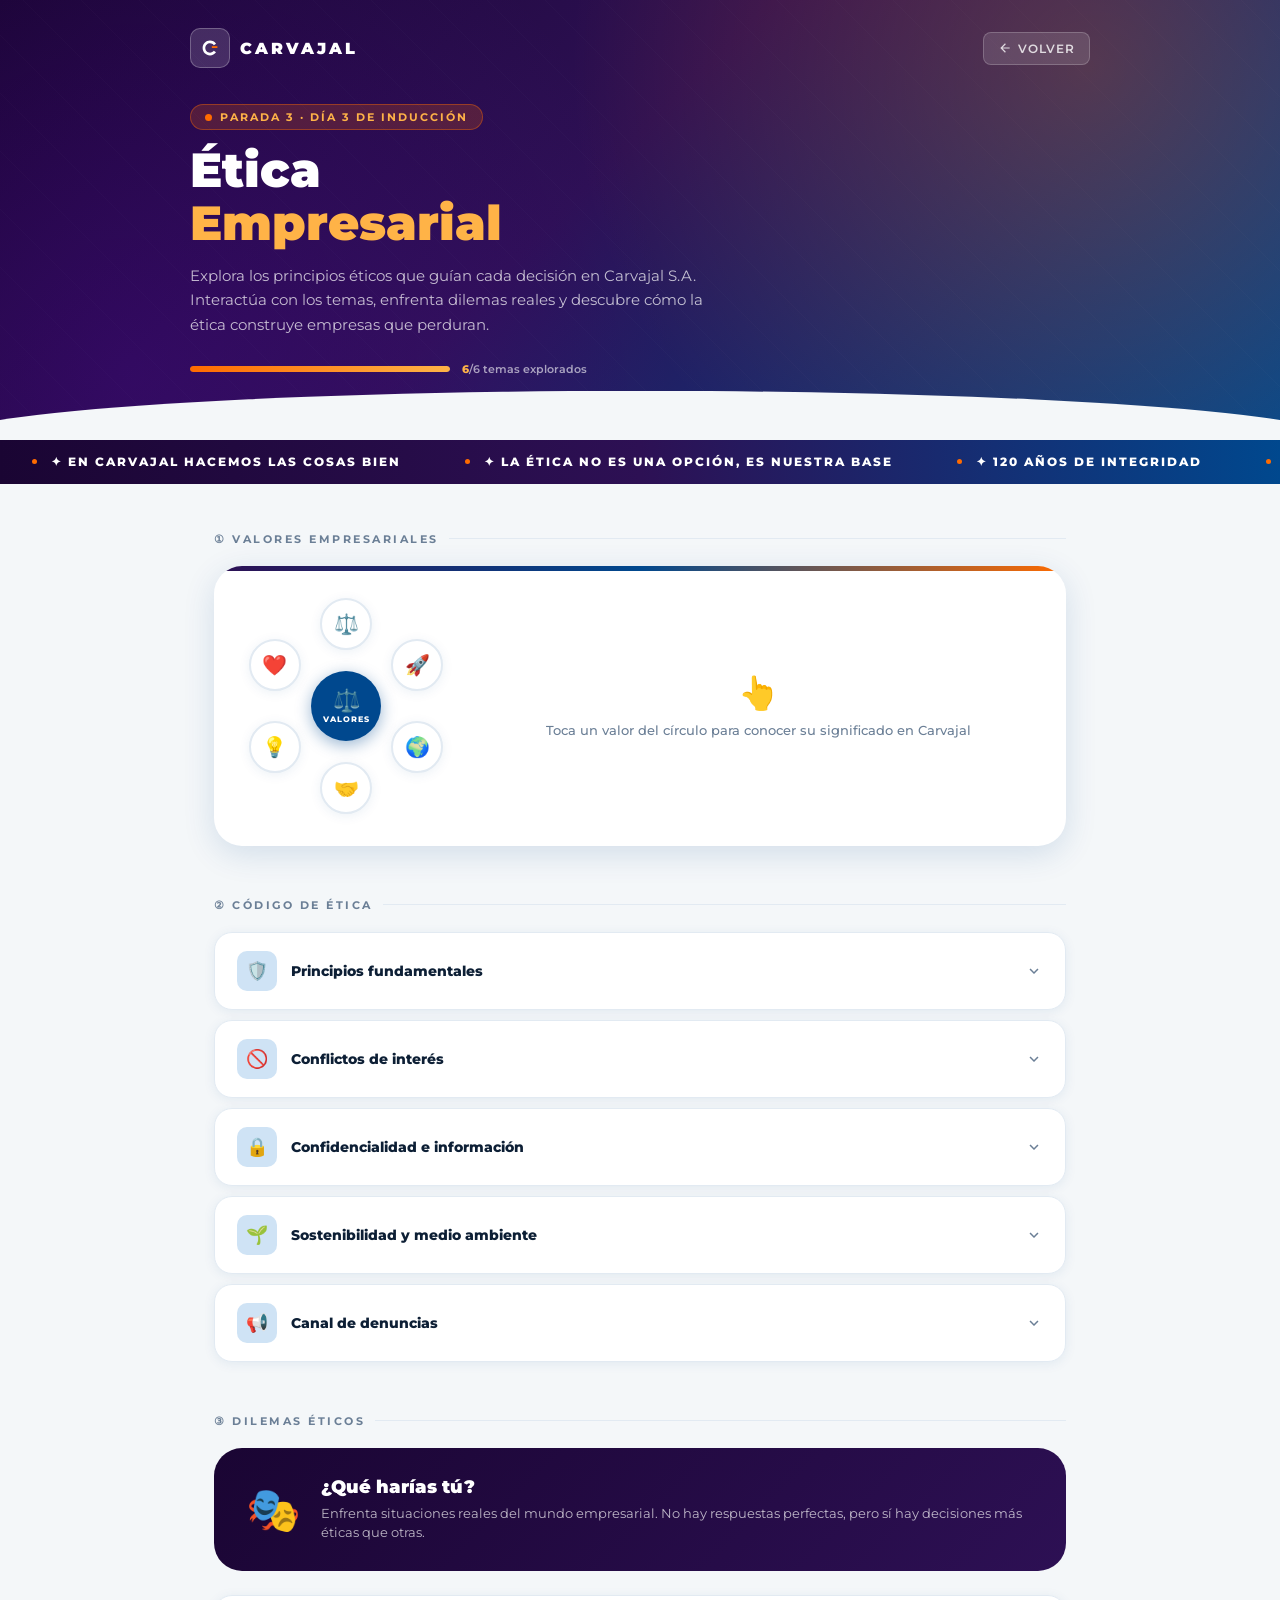
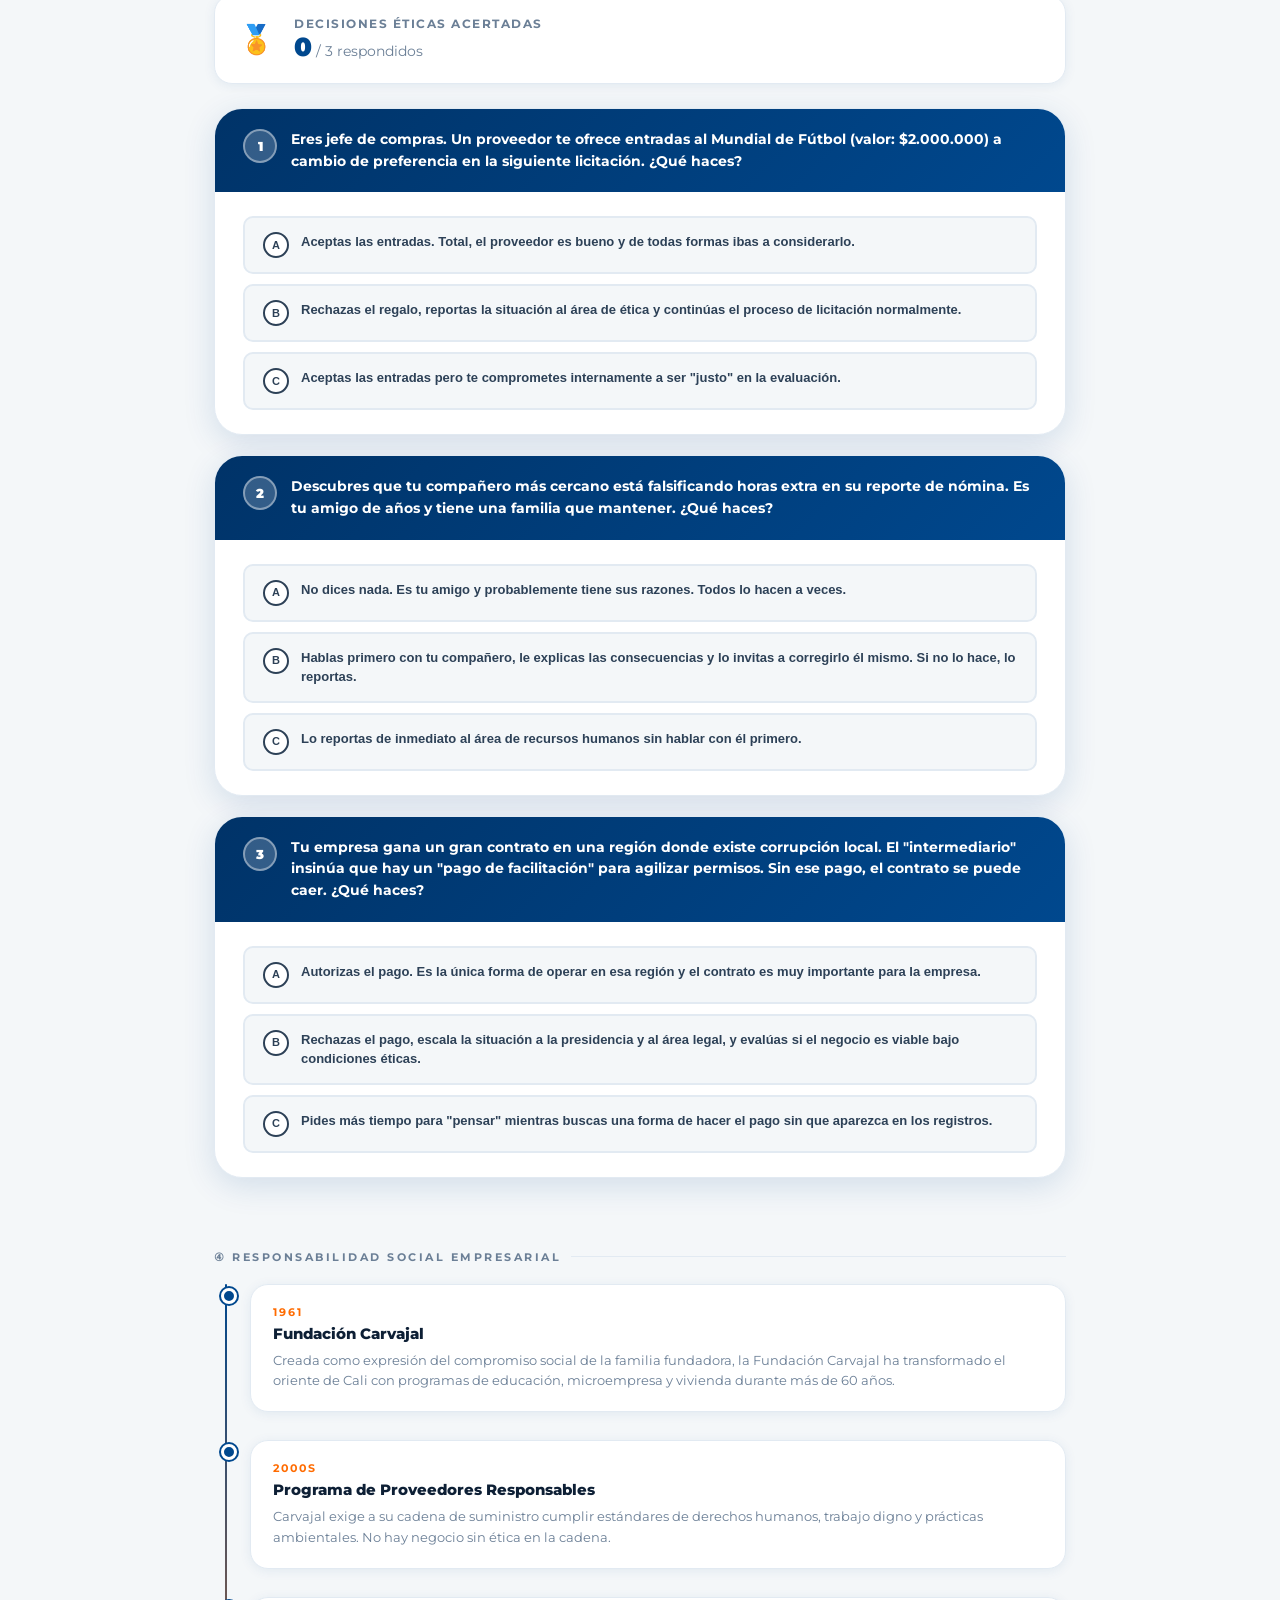
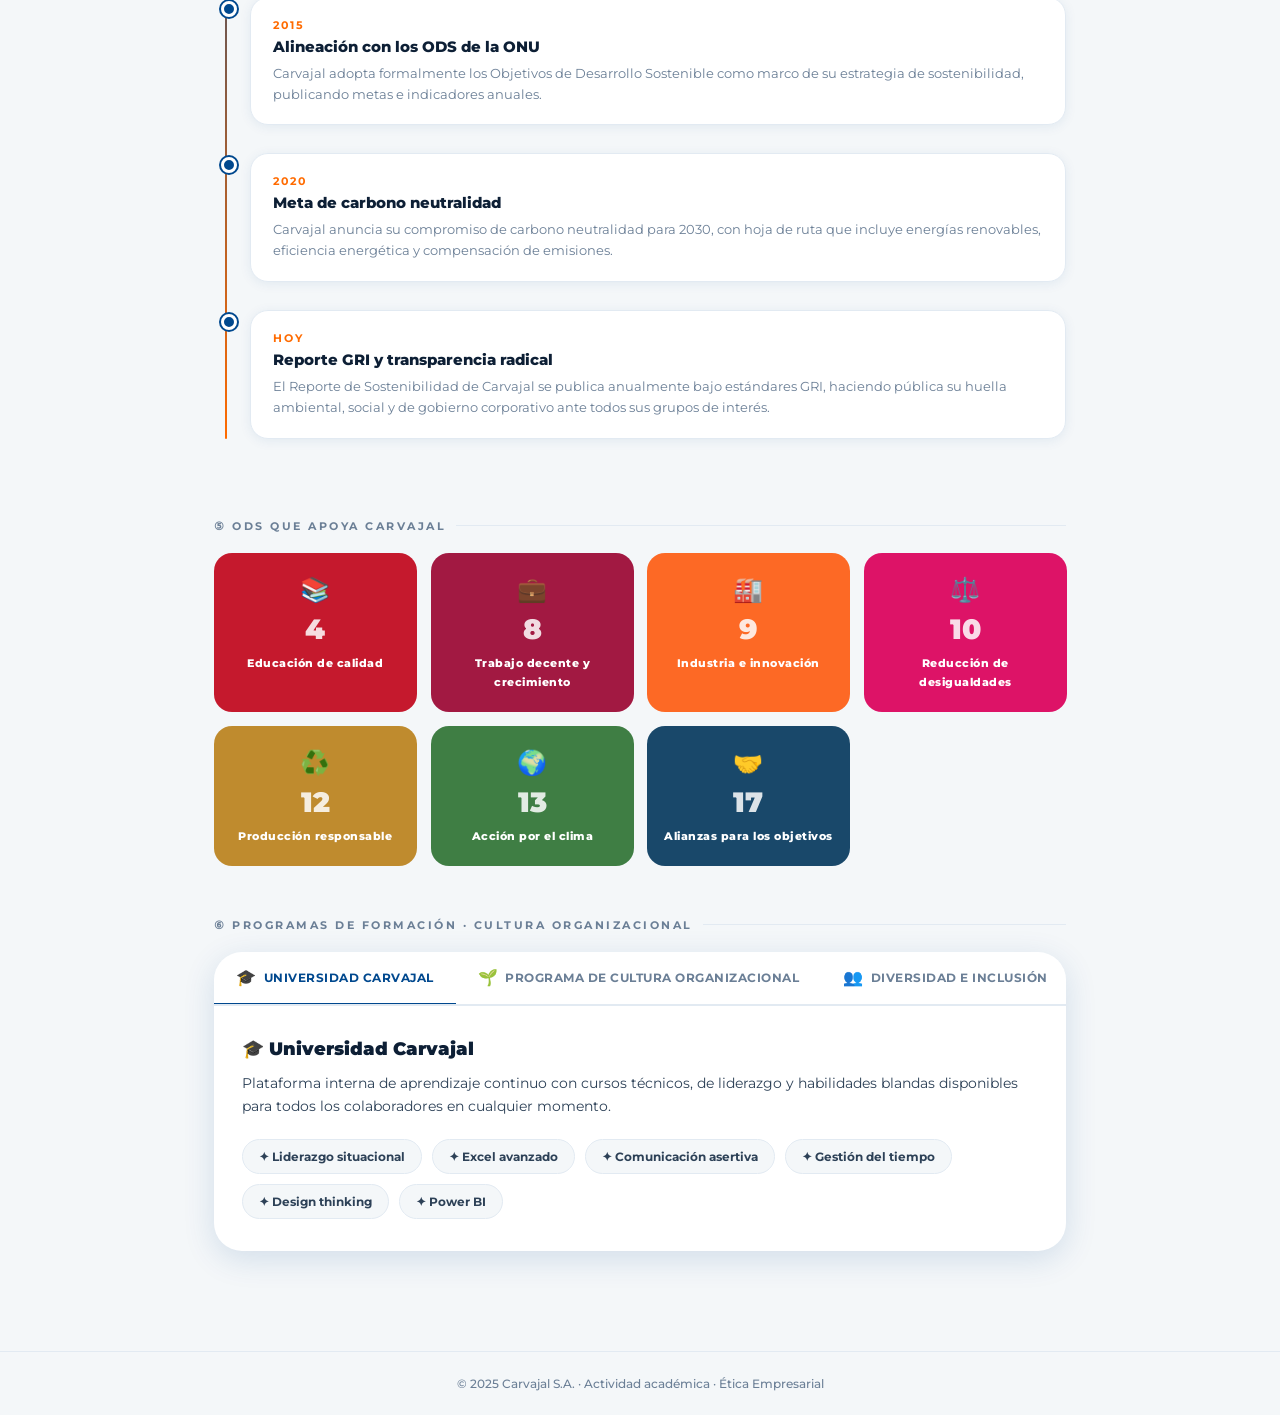
<file: estacion3.html>
<!DOCTYPE html>
<html lang="es">
<head>
  <meta charset="UTF-8"/>
  <meta name="viewport" content="width=device-width, initial-scale=1.0"/>
  <title>Estación 3 · Ética · Carvajal</title>
  <link rel="preconnect" href="https://fonts.googleapis.com"/>
  <link rel="preconnect" href="https://fonts.gstatic.com" crossorigin/>
  <link href="https://fonts.googleapis.com/css2?family=Montserrat:wght@300;400;500;600;700;800;900&display=swap" rel="stylesheet"/>
  <style>
    :root {
      --azul:       #00488e;
      --azul-dark:  #003368;
      --azul-light: #cfe3f5;
      --naranja:    #FF6B00;
      --verde:      #16a34a;
      --verde-lt:   #dcfce7;
      --rojo:       #dc2626;
      --rojo-lt:    #fee2e2;
      --amarillo:   #d97706;
      --amarillo-lt:#fef3c7;
      --gris-bg:    #f4f7f9;
      --gris-card:  #ffffff;
      --gris-line:  #e2eaf2;
      --gris-text:  #6b7f96;
      --text-dark:  #0d1f35;
      --text-body:  #2d4157;
      --shadow-sm:  0 2px 12px rgba(0,72,142,.08);
      --shadow-md:  0 8px 32px rgba(0,72,142,.14);
      --shadow-lg:  0 20px 60px rgba(0,72,142,.20);
      --radius-sm:  10px;
      --radius-md:  18px;
      --radius-lg:  28px;
      --font:       'Montserrat', sans-serif;
      --t:          0.35s cubic-bezier(.4,0,.2,1);
    }
    *, *::before, *::after { box-sizing: border-box; margin: 0; padding: 0; }
    html { scroll-behavior: smooth; }
    body {
      font-family: var(--font);
      background: var(--gris-bg);
      color: var(--text-body);
      min-height: 100vh;
      -webkit-font-smoothing: antialiased;
      overflow-x: hidden;
    }

    /* ══════════════════════════════════════════
       HERO
    ══════════════════════════════════════════ */
    .hero {
      background: linear-gradient(135deg, #1a0533 0%, #2d1054 45%, #00488e 100%);
      padding: 0 24px;
      position: relative; overflow: hidden;
      min-height: 320px;
      display: flex; flex-direction: column; justify-content: flex-end;
    }
    .hero::before {
      content: '';
      position: absolute; inset: 0;
      background:
        radial-gradient(circle at 85% 15%, rgba(255,107,0,.25) 0%, transparent 45%),
        radial-gradient(circle at 10% 85%, rgba(100,0,200,.2) 0%, transparent 45%),
        repeating-linear-gradient(45deg, transparent, transparent 40px,
          rgba(255,255,255,.015) 40px, rgba(255,255,255,.015) 41px);
      pointer-events: none;
    }
    .hero::after {
      content: ''; position: absolute; bottom: -1px; left: 0; right: 0;
      height: 50px; background: var(--gris-bg);
      clip-path: ellipse(55% 100% at 50% 100%);
    }
    .hero-inner {
      max-width: 900px; margin: 0 auto; width: 100%;
      padding: 28px 0 64px; position: relative; z-index: 1;
    }
    .hero-nav {
      display: flex; align-items: center;
      justify-content: space-between; margin-bottom: 36px;
    }
    .hero-logo { display: flex; align-items: center; gap: 10px; text-decoration: none; }
    .hero-logo-mark {
      width: 40px; height: 40px;
      background: rgba(255,255,255,.15); border-radius: 10px;
      display: flex; align-items: center; justify-content: center;
      border: 1px solid rgba(255,255,255,.25);
    }
    .hero-logo-mark svg { width: 24px; height: 24px; }
    .hero-logo span { font-size: 16px; font-weight: 900; letter-spacing: 3px; color: white; }
    .btn-back {
      display: inline-flex; align-items: center; gap: 6px;
      color: rgba(255,255,255,.8); font-size: 12px; font-weight: 600;
      letter-spacing: 1px; text-transform: uppercase; text-decoration: none;
      background: rgba(255,255,255,.12); border: 1px solid rgba(255,255,255,.2);
      border-radius: 8px; padding: 8px 14px; transition: background var(--t);
    }
    .btn-back:hover { background: rgba(255,255,255,.22); color: white; }
    .btn-back svg { width: 14px; height: 14px; fill: currentColor; }
    .hero-badge {
      display: inline-flex; align-items: center; gap: 8px;
      background: rgba(255,107,0,.2); border: 1px solid rgba(255,107,0,.4);
      border-radius: 20px; padding: 5px 14px;
      font-size: 11px; font-weight: 700; letter-spacing: 2px;
      text-transform: uppercase; color: #ffb347; margin-bottom: 14px;
    }
    .hero-badge::before {
      content: ''; width: 7px; height: 7px; border-radius: 50%;
      background: var(--naranja); animation: blink 1.2s ease-in-out infinite;
    }
    @keyframes blink { 50% { opacity: 0; } }
    .hero-title {
      font-size: clamp(30px, 5vw, 48px); font-weight: 900;
      color: white; line-height: 1.1; margin-bottom: 14px;
    }
    .hero-title em { font-style: normal; color: #ffb347; }
    .hero-sub {
      font-size: 15px; color: rgba(255,255,255,.72);
      max-width: 520px; line-height: 1.65;
    }

    /* Progreso de temas */
    .hero-progress {
      margin-top: 24px;
      display: flex; align-items: center; gap: 12px;
    }
    .prog-bar-bg {
      flex: 1; max-width: 260px;
      height: 6px; background: rgba(255,255,255,.15); border-radius: 3px; overflow: hidden;
    }
    .prog-bar-fill {
      height: 100%; border-radius: 3px;
      background: linear-gradient(90deg, var(--naranja), #ffb347);
      width: 0%; transition: width 1s cubic-bezier(.4,0,.2,1);
    }
    .prog-label { font-size: 11px; color: rgba(255,255,255,.6); font-weight: 600; }
    #progCount { color: #ffb347; font-weight: 800; }

    /* ══════════════════════════════════════════
       LEMA SCROLLING
    ══════════════════════════════════════════ */
    .lema-band {
      background: linear-gradient(90deg, #1a0533, #2d1054, #00488e);
      height: 44px; overflow: hidden; display: flex; align-items: center;
    }
    .lema-track {
      display: flex; white-space: nowrap;
      animation: scrollLema 24s linear infinite;
    }
    .lema-item {
      display: inline-flex; align-items: center; gap: 14px;
      padding: 0 32px; font-size: 12px; font-weight: 800;
      letter-spacing: 2px; text-transform: uppercase; color: white;
    }
    .lema-dot { width: 5px; height: 5px; border-radius: 50%; background: var(--naranja); flex-shrink: 0; }
    @keyframes scrollLema { from { transform: translateX(0); } to { transform: translateX(-50%); } }

    /* ══════════════════════════════════════════
       MAIN
    ══════════════════════════════════════════ */
    .page-main {
      max-width: 900px; margin: 0 auto;
      padding: 48px 24px 100px;
      display: flex; flex-direction: column; gap: 52px;
    }
    .section-label {
      font-size: 11px; font-weight: 700; letter-spacing: 2.5px;
      text-transform: uppercase; color: var(--gris-text);
      margin-bottom: 20px; display: flex; align-items: center; gap: 10px;
    }
    .section-label::after { content: ''; flex: 1; height: 1px; background: var(--gris-line); }

    /* ══════════════════════════════════════════
       1. VALORES EMPRESARIALES — RUEDA INTERACTIVA
    ══════════════════════════════════════════ */
    .valores-scene {
      background: white; border-radius: var(--radius-lg);
      padding: 40px 32px; box-shadow: var(--shadow-md);
      display: flex; gap: 36px; align-items: flex-start;
      position: relative; overflow: hidden;
    }
    .valores-scene::before {
      content: ''; position: absolute; top: 0; left: 0; right: 0; height: 5px;
      background: linear-gradient(90deg, #2d1054, var(--azul), var(--naranja));
    }
    .valores-wheel {
      flex-shrink: 0; width: 200px; height: 200px; position: relative;
    }
    .wheel-center {
      position: absolute; top: 50%; left: 50%;
      transform: translate(-50%,-50%);
      width: 70px; height: 70px; border-radius: 50%;
      background: var(--azul); display: flex; flex-direction: column;
      align-items: center; justify-content: center;
      box-shadow: 0 4px 16px rgba(0,72,142,.4);
      z-index: 2; cursor: default;
    }
    .wheel-center-emoji { font-size: 22px; }
    .wheel-center-text { font-size: 8px; font-weight: 800; color: white; letter-spacing: 1px; text-transform: uppercase; }
    .wheel-item {
      position: absolute; width: 52px; height: 52px; border-radius: 50%;
      display: flex; flex-direction: column; align-items: center; justify-content: center;
      font-size: 20px; cursor: pointer;
      border: 2.5px solid var(--gris-line);
      background: white; box-shadow: var(--shadow-sm);
      transition: transform var(--t), box-shadow var(--t), border-color var(--t), background var(--t);
      transform-origin: center;
    }
    .wheel-item:hover, .wheel-item.active {
      transform: scale(1.18);
      box-shadow: var(--shadow-md);
      border-color: var(--azul);
      background: var(--azul-light);
      z-index: 3;
    }
    .wheel-item.active { border-color: var(--naranja); background: #fff1e6; }
    .valor-detail {
      flex: 1;
    }
    .valor-detail-empty {
      display: flex; flex-direction: column; align-items: center; justify-content: center;
      height: 200px; color: var(--gris-text); font-size: 13px; font-weight: 500;
      text-align: center; gap: 10px;
    }
    .valor-detail-empty span { font-size: 32px; }
    .valor-detail-card { display: none; }
    .valor-detail-card.visible {
      display: block;
      animation: fadeSlide .35s ease;
    }
    @keyframes fadeSlide { from { opacity: 0; transform: translateX(10px); } to { opacity: 1; transform: translateX(0); } }
    .vd-emoji { font-size: 42px; display: block; margin-bottom: 10px; }
    .vd-nombre { font-size: 22px; font-weight: 900; color: var(--text-dark); margin-bottom: 8px; }
    .vd-tag {
      display: inline-block; font-size: 10px; font-weight: 700;
      letter-spacing: 1.5px; text-transform: uppercase;
      color: var(--azul); background: var(--azul-light);
      padding: 4px 10px; border-radius: 20px; margin-bottom: 14px;
    }
    .vd-desc { font-size: 14px; color: var(--text-body); line-height: 1.7; }
    .vd-ejemplo {
      margin-top: 14px; padding: 12px 16px;
      background: var(--gris-bg); border-left: 4px solid var(--naranja);
      border-radius: var(--radius-sm);
      font-size: 12px; color: var(--gris-text); line-height: 1.55; font-style: italic;
    }

    /* ══════════════════════════════════════════
       2. CÓDIGO DE ÉTICA — ACORDEÓN
    ══════════════════════════════════════════ */
    .codigo-list { display: flex; flex-direction: column; gap: 10px; }
    .codigo-item {
      background: white; border-radius: var(--radius-md);
      border: 1.5px solid var(--gris-line);
      box-shadow: var(--shadow-sm);
      overflow: hidden;
      transition: border-color var(--t);
    }
    .codigo-item.open { border-color: var(--azul); }
    .codigo-header {
      display: flex; align-items: center; gap: 14px;
      padding: 18px 22px; cursor: pointer;
      user-select: none;
    }
    .codigo-icon {
      width: 40px; height: 40px; border-radius: 10px; flex-shrink: 0;
      display: flex; align-items: center; justify-content: center;
      font-size: 18px; background: var(--azul-light);
      transition: background var(--t);
    }
    .codigo-item.open .codigo-icon { background: var(--azul); }
    .codigo-title { flex: 1; font-size: 14px; font-weight: 800; color: var(--text-dark); }
    .codigo-arrow {
      width: 18px; height: 18px; fill: var(--gris-text);
      transition: transform var(--t);
      flex-shrink: 0;
    }
    .codigo-item.open .codigo-arrow { transform: rotate(180deg); fill: var(--azul); }
    .codigo-body {
      padding: 0 22px; max-height: 0; overflow: hidden;
      transition: max-height .45s cubic-bezier(.4,0,.2,1), padding .3s;
    }
    .codigo-item.open .codigo-body { max-height: 300px; padding: 0 22px 20px; }
    .codigo-body p { font-size: 13px; color: var(--text-body); line-height: 1.7; }
    .codigo-body ul { margin-top: 10px; padding-left: 18px; display: flex; flex-direction: column; gap: 5px; }
    .codigo-body li { font-size: 13px; color: var(--gris-text); line-height: 1.5; }

    /* ══════════════════════════════════════════
       3. DILEMAS ÉTICOS — MINI JUEGO
    ══════════════════════════════════════════ */
    .dilemas-intro {
      background: linear-gradient(135deg, #1a0533, #2d1054);
      border-radius: var(--radius-lg); padding: 28px 32px;
      display: flex; align-items: center; gap: 20px; margin-bottom: 24px;
    }
    .dilemas-intro-icon { font-size: 44px; flex-shrink: 0; }
    .dilemas-intro-title { font-size: 18px; font-weight: 900; color: white; margin-bottom: 6px; }
    .dilemas-intro-sub { font-size: 13px; color: rgba(255,255,255,.7); line-height: 1.5; }

    .dilema-card {
      background: white; border-radius: var(--radius-lg);
      box-shadow: var(--shadow-md); overflow: hidden;
      border: 1.5px solid var(--gris-line);
      margin-bottom: 20px;
    }
    .dilema-header {
      background: linear-gradient(135deg, var(--azul-dark), var(--azul));
      padding: 20px 28px; display: flex; align-items: flex-start; gap: 14px;
    }
    .dilema-num {
      width: 34px; height: 34px; border-radius: 50%;
      background: rgba(255,255,255,.2); border: 2px solid rgba(255,255,255,.4);
      display: flex; align-items: center; justify-content: center;
      font-size: 13px; font-weight: 900; color: white; flex-shrink: 0;
    }
    .dilema-situacion { font-size: 14px; font-weight: 700; color: white; line-height: 1.55; }

    .dilema-opciones {
      padding: 24px 28px; display: flex; flex-direction: column; gap: 10px;
    }
    .dilema-opcion {
      display: flex; align-items: flex-start; gap: 12px;
      padding: 14px 18px; border-radius: var(--radius-sm);
      border: 2px solid var(--gris-line);
      cursor: pointer; font-size: 13px; font-weight: 600;
      color: var(--text-body); line-height: 1.5;
      transition: all var(--t); background: var(--gris-bg);
      text-align: left;
    }
    .dilema-opcion:hover:not(:disabled) {
      border-color: var(--azul); background: var(--azul-light); color: var(--azul);
    }
    .dilema-opcion:disabled { cursor: default; }
    .dilema-opcion.correcta {
      border-color: var(--verde); background: var(--verde-lt); color: var(--verde);
    }
    .dilema-opcion.incorrecta {
      border-color: var(--rojo); background: var(--rojo-lt); color: var(--rojo);
    }
    .dilema-opcion.neutral {
      border-color: var(--amarillo); background: var(--amarillo-lt); color: var(--amarillo);
      opacity: .6;
    }
    .opcion-letra {
      width: 26px; height: 26px; border-radius: 50%;
      background: white; border: 2px solid currentColor;
      display: flex; align-items: center; justify-content: center;
      font-size: 11px; font-weight: 900; flex-shrink: 0;
    }

    .dilema-feedback {
      margin: 0 28px 24px; padding: 16px 20px;
      border-radius: var(--radius-sm); display: none;
      font-size: 13px; font-weight: 600; line-height: 1.6;
    }
    .dilema-feedback.visible { display: block; animation: fadeSlide .4s ease; }
    .dilema-feedback.bien { background: var(--verde-lt); border-left: 4px solid var(--verde); color: var(--verde); }
    .dilema-feedback.regular { background: var(--amarillo-lt); border-left: 4px solid var(--amarillo); color: #92400e; }
    .dilema-feedback.mal { background: var(--rojo-lt); border-left: 4px solid var(--rojo); color: var(--rojo); }
    .feedback-icon { font-size: 18px; margin-right: 6px; }

    /* Marcador */
    .score-bar {
      background: white; border-radius: var(--radius-md);
      padding: 20px 24px; box-shadow: var(--shadow-sm);
      display: flex; align-items: center; gap: 20px;
      border: 1.5px solid var(--gris-line); margin-bottom: 24px;
    }
    .score-icon { font-size: 28px; }
    .score-text { flex: 1; }
    .score-title { font-size: 12px; font-weight: 700; letter-spacing: 1.5px; text-transform: uppercase; color: var(--gris-text); }
    .score-num { font-size: 26px; font-weight: 900; color: var(--azul); }
    .score-total { font-size: 14px; color: var(--gris-text); }

    /* ══════════════════════════════════════════
       4. RSE — TIMELINE
    ══════════════════════════════════════════ */
    .rse-timeline { position: relative; padding-left: 36px; }
    .rse-timeline::before {
      content: ''; position: absolute; left: 11px; top: 0; bottom: 0;
      width: 2px; background: linear-gradient(to bottom, var(--azul), var(--naranja));
      border-radius: 1px;
    }
    .rse-item {
      position: relative; margin-bottom: 28px;
      opacity: 0; transform: translateX(-10px);
      animation: rseIn .5s ease forwards;
    }
    @keyframes rseIn { to { opacity: 1; transform: translateX(0); } }
    .rse-dot {
      position: absolute; left: -29px; top: 4px;
      width: 16px; height: 16px; border-radius: 50%;
      background: var(--azul); border: 3px solid white;
      box-shadow: 0 0 0 2px var(--azul);
    }
    .rse-card {
      background: white; border-radius: var(--radius-md);
      padding: 20px 22px; box-shadow: var(--shadow-sm);
      border: 1.5px solid var(--gris-line);
      transition: border-color var(--t), box-shadow var(--t);
    }
    .rse-card:hover { border-color: var(--azul-light); box-shadow: var(--shadow-md); }
    .rse-year {
      font-size: 11px; font-weight: 700; letter-spacing: 2px;
      text-transform: uppercase; color: var(--naranja); margin-bottom: 5px;
    }
    .rse-title { font-size: 15px; font-weight: 800; color: var(--text-dark); margin-bottom: 7px; }
    .rse-desc { font-size: 13px; color: var(--gris-text); line-height: 1.6; }

    /* ══════════════════════════════════════════
       5. ODS — GRID VISUAL
    ══════════════════════════════════════════ */
    .ods-grid {
      display: grid;
      grid-template-columns: repeat(auto-fill, minmax(160px, 1fr));
      gap: 14px;
    }
    .ods-card {
      border-radius: var(--radius-md); padding: 22px 16px;
      text-align: center; cursor: pointer;
      transition: transform var(--t), box-shadow var(--t);
      position: relative; overflow: hidden;
      color: white;
      opacity: 0; transform: scale(.9);
      animation: odsIn .4s ease forwards;
    }
    @keyframes odsIn { to { opacity: 1; transform: scale(1); } }
    .ods-card:hover { transform: translateY(-5px) scale(1.03); box-shadow: var(--shadow-lg); }
    .ods-num {
      font-size: 28px; font-weight: 900; display: block;
      margin-bottom: 6px; opacity: .85;
    }
    .ods-name { font-size: 11px; font-weight: 800; letter-spacing: .5px; line-height: 1.3; }
    .ods-icon { font-size: 24px; display: block; margin-bottom: 8px; }

    /* ══════════════════════════════════════════
       6. PROGRAMAS DE FORMACIÓN — TABS
    ══════════════════════════════════════════ */
    .tabs-wrap { background: white; border-radius: var(--radius-lg); box-shadow: var(--shadow-md); overflow: hidden; }
    .tabs-nav {
      display: flex; overflow-x: auto; border-bottom: 2px solid var(--gris-line);
      scrollbar-width: none;
    }
    .tabs-nav::-webkit-scrollbar { display: none; }
    .tab-btn {
      flex-shrink: 0; padding: 16px 22px;
      font-family: var(--font); font-size: 12px; font-weight: 700;
      letter-spacing: .5px; text-transform: uppercase;
      color: var(--gris-text); background: none; border: none;
      border-bottom: 3px solid transparent; margin-bottom: -2px;
      cursor: pointer; transition: color var(--t), border-color var(--t);
      display: flex; align-items: center; gap: 7px;
    }
    .tab-btn:hover { color: var(--azul); }
    .tab-btn.active { color: var(--azul); border-bottom-color: var(--azul); }
    .tab-btn .tab-emoji { font-size: 16px; }
    .tab-panels { padding: 32px 28px; }
    .tab-panel { display: none; }
    .tab-panel.active { display: block; animation: fadeSlide .3s ease; }
    .tab-panel-title { font-size: 18px; font-weight: 900; color: var(--text-dark); margin-bottom: 12px; }
    .tab-panel-desc { font-size: 14px; color: var(--text-body); line-height: 1.7; margin-bottom: 20px; }
    .prog-chips { display: flex; flex-wrap: wrap; gap: 10px; }
    .prog-chip {
      display: inline-flex; align-items: center; gap: 7px;
      padding: 9px 16px; border-radius: 50px;
      background: var(--gris-bg); border: 1.5px solid var(--gris-line);
      font-size: 12px; font-weight: 700; color: var(--text-body);
      transition: all var(--t);
    }
    .prog-chip:hover { border-color: var(--azul); background: var(--azul-light); color: var(--azul); }

    /* ══════════════════════════════════════════
       FOOTER
    ══════════════════════════════════════════ */
    .page-footer {
      text-align: center; padding: 24px;
      font-size: 12px; color: var(--gris-text); font-weight: 500;
      border-top: 1px solid var(--gris-line);
    }

    /* ══════════════════════════════════════════
       ANIMACIONES ENTRADA
    ══════════════════════════════════════════ */
    @keyframes fadeInUp {
      from { opacity: 0; transform: translateY(24px); }
      to   { opacity: 1; transform: translateY(0); }
    }
    .fade-in { opacity: 0; animation: fadeInUp .6s ease forwards; }
    .d1{animation-delay:.1s} .d2{animation-delay:.2s}
    .d3{animation-delay:.3s} .d4{animation-delay:.4s}
    .d5{animation-delay:.5s} .d6{animation-delay:.6s}

    /* ══════════════════════════════════════════
       RESPONSIVE
    ══════════════════════════════════════════ */
    @media (max-width: 680px) {
      .valores-scene { flex-direction: column; align-items: center; }
      .valor-detail-empty { height: auto; padding: 20px 0; }
    }
    @media (max-width: 600px) {
      .page-main { padding: 28px 16px 80px; gap: 40px; }
      .dilemas-intro { flex-direction: column; gap: 12px; }
      .ods-grid { grid-template-columns: repeat(3, 1fr); }
      .dilema-opciones { padding: 18px; }
      .dilema-header { padding: 16px 18px; }
    }
    @media (max-width: 420px) { .btn-back span { display: none; } }
  </style>
</head>
<body>

<!-- ══════════════════════════════════════
     HERO
══════════════════════════════════════ -->
<header class="hero">
  <div class="hero-inner">
    <nav class="hero-nav">
      <a href="index.html" class="hero-logo">
        <div class="hero-logo-mark">
          <svg viewBox="0 0 52 52" fill="none">
            <path d="M10 26C10 17.163 17.163 10 26 10C31.37 10 36.09 12.66 39.04 16.72L34.2 19.86C32.34 17.38 29.36 15.8 26 15.8C20.37 15.8 15.8 20.37 15.8 26C15.8 31.63 20.37 36.2 26 36.2C29.36 36.2 32.34 34.62 34.2 32.14L39.04 35.28C36.09 39.34 31.37 42 26 42C17.163 42 10 34.837 10 26Z" fill="white"/>
            <path d="M30 22H42V26H30V22Z" fill="#FF6B00"/>
          </svg>
        </div>
        <span>CARVAJAL</span>
      </a>
      <a href="index.html" class="btn-back">
        <svg viewBox="0 0 24 24"><path d="M20 11H7.83l5.59-5.59L12 4l-8 8 8 8 1.41-1.41L7.83 13H20v-2z"/></svg>
        <span>Volver</span>
      </a>
    </nav>
    <p class="hero-badge">Parada 3 · Día 3 de Inducción</p>
    <h1 class="hero-title">Ética<br/><em>Empresarial</em></h1>
    <p class="hero-sub">
      Explora los principios éticos que guían cada decisión en Carvajal S.A.
      Interactúa con los temas, enfrenta dilemas reales y descubre cómo la ética
      construye empresas que perduran.
    </p>
    <div class="hero-progress">
      <div class="prog-bar-bg"><div class="prog-bar-fill" id="progFill"></div></div>
      <p class="prog-label"><span id="progCount">0</span>/6 temas explorados</p>
    </div>
  </div>
</header>

<!-- Lema scrolling -->
<div class="lema-band" aria-hidden="true">
  <div class="lema-track" id="lemaTrack"></div>
</div>

<!-- ══════════════════════════════════════
     MAIN
══════════════════════════════════════ -->
<main class="page-main">

  <!-- ① VALORES EMPRESARIALES -->
  <section class="fade-in d1" data-topic="valores">
    <p class="section-label">① Valores Empresariales</p>
    <div class="valores-scene">
      <div class="valores-wheel" id="valoresWheel">
        <div class="wheel-center">
          <span class="wheel-center-emoji">⚖️</span>
          <span class="wheel-center-text">Valores</span>
        </div>
        <!-- Items posicionados por JS -->
      </div>
      <div class="valor-detail" id="valorDetail">
        <div class="valor-detail-empty" id="valorEmpty">
          <span>👆</span>
          <p>Toca un valor del círculo para conocer su significado en Carvajal</p>
        </div>
      </div>
    </div>
  </section>

  <!-- ② CÓDIGO DE ÉTICA -->
  <section class="fade-in d2" data-topic="codigo">
    <p class="section-label">② Código de Ética</p>
    <div class="codigo-list" id="codigoList"><!-- JS --></div>
  </section>

  <!-- ③ DILEMAS ÉTICOS -->
  <section class="fade-in d3" data-topic="dilemas">
    <p class="section-label">③ Dilemas Éticos</p>
    <div class="dilemas-intro">
      <span class="dilemas-intro-icon">🎭</span>
      <div>
        <p class="dilemas-intro-title">¿Qué harías tú?</p>
        <p class="dilemas-intro-sub">
          Enfrenta situaciones reales del mundo empresarial.
          No hay respuestas perfectas, pero sí hay decisiones más éticas que otras.
        </p>
      </div>
    </div>
    <div class="score-bar">
      <span class="score-icon">🏅</span>
      <div class="score-text">
        <p class="score-title">Decisiones éticas acertadas</p>
        <p><span class="score-num" id="scoreNum">0</span> <span class="score-total">/ <span id="scoreTotal">0</span> respondidos</span></p>
      </div>
    </div>
    <div id="dilemasContainer"><!-- JS --></div>
  </section>

  <!-- ④ RSE -->
  <section class="fade-in d4" data-topic="rse">
    <p class="section-label">④ Responsabilidad Social Empresarial</p>
    <div class="rse-timeline" id="rseTimeline"><!-- JS --></div>
  </section>

  <!-- ⑤ ODS -->
  <section class="fade-in d5" data-topic="ods">
    <p class="section-label">⑤ ODS que Apoya Carvajal</p>
    <div class="ods-grid" id="odsGrid"><!-- JS --></div>
  </section>

  <!-- ⑥ PROGRAMAS DE FORMACIÓN -->
  <section class="fade-in d6" data-topic="formacion">
    <p class="section-label">⑥ Programas de Formación · Cultura Organizacional</p>
    <div class="tabs-wrap">
      <div class="tabs-nav" id="tabsNav"><!-- JS --></div>
      <div class="tab-panels" id="tabPanels"><!-- JS --></div>
    </div>
  </section>

</main>

<footer class="page-footer">
  <p>© 2025 Carvajal S.A. · Actividad académica · Ética Empresarial</p>
</footer>

<script>
'use strict';

/* ════════════════════════════════════════════════
   DATOS
════════════════════════════════════════════════ */

const VALORES_DATA = [
  { emoji:'⚖️', nombre:'Integridad',
    tag:'Eje central',
    desc:'Actuar con coherencia entre lo que se piensa, se dice y se hace. En Carvajal la integridad no es negociable en ningún nivel jerárquico.',
    ejemplo:'Un gerente rechaza un contrato millonario porque el proveedor ofrece comisiones irregulares.' },
  { emoji:'🚀', nombre:'Innovación',
    tag:'Motor de crecimiento',
    desc:'Buscar siempre mejores formas de hacer las cosas, con creatividad y valentía para transformar ideas en soluciones de valor.',
    ejemplo:'Un equipo rediseña el proceso de empaque reduciendo residuos en un 30% sin aumentar costos.' },
  { emoji:'🌍', nombre:'Sostenibilidad',
    tag:'Compromiso global',
    desc:'Tomar decisiones hoy pensando en el bienestar de las generaciones futuras. Equilibrio entre rentabilidad, sociedad y medio ambiente.',
    ejemplo:'Carvajal invierte en energía solar para sus plantas, aunque el retorno tome 5 años.' },
  { emoji:'🤝', nombre:'Respeto',
    tag:'Cultura interna',
    desc:'Reconocer la dignidad de cada persona, valorar la diversidad y construir relaciones basadas en la confianza y el buen trato.',
    ejemplo:'Los líderes escuchan activamente a todos sus equipos antes de tomar decisiones que los afectan.' },
  { emoji:'💡', nombre:'Excelencia',
    tag:'Estándar mínimo',
    desc:'No conformarse con lo bueno cuando se puede lograr lo extraordinario. La excelencia es un hábito, no un evento.',
    ejemplo:'El equipo de calidad rechaza un lote de producto que cumple el mínimo pero no el estándar Carvajal.' },
  { emoji:'❤️', nombre:'Compromiso',
    tag:'ADN colaborador',
    desc:'Responder con responsabilidad y pasión a cada tarea, cliente y compañero. El compromiso diferencia a Carvajal de cualquier otra empresa.',
    ejemplo:'Un colaborador permanece horas extra voluntariamente para que un cliente reciba su pedido a tiempo.' }
];

const CODIGO_DATA = [
  { emoji:'🛡️', titulo:'Principios fundamentales',
    body:'El Código de Ética de Carvajal establece los principios que guían la conducta de todos sus colaboradores: legalidad, transparencia, integridad, respeto a la persona y compromiso con la sostenibilidad.',
    items:['Cumplimiento estricto de la ley en todos los países donde opera','Cero tolerancia a la corrupción y al soborno','Transparencia en la información financiera y no financiera'] },
  { emoji:'🚫', titulo:'Conflictos de interés',
    body:'Se define conflicto de interés como cualquier situación donde el interés personal de un colaborador pueda interferir con los intereses de la empresa.',
    items:['Obligación de declarar cualquier relación comercial con proveedores','Prohibición de recibir regalos que superen el valor simbólico','Deber de abstención en decisiones donde haya interés personal'] },
  { emoji:'🔒', titulo:'Confidencialidad e información',
    body:'La información estratégica, financiera y de clientes de Carvajal es un activo que debe protegerse con la misma responsabilidad que cualquier otro recurso.',
    items:['Prohibición de divulgar información privilegiada','Uso ético de datos personales de colaboradores y clientes','Protección especial de secretos industriales y de negocio'] },
  { emoji:'🌱', titulo:'Sostenibilidad y medio ambiente',
    body:'Carvajal asume la responsabilidad de minimizar su impacto ambiental y contribuir activamente a la conservación de los recursos naturales.',
    items:['Metas anuales de reducción de huella de carbono','Uso responsable del agua en todos los procesos productivos','Programas de economía circular en empaques y papel'] },
  { emoji:'📢', titulo:'Canal de denuncias',
    body:'Carvajal cuenta con un canal confidencial donde cualquier colaborador puede reportar conductas contrarias al Código de Ética sin temor a represalias.',
    items:['Anonimato garantizado para quien denuncia de buena fe','Investigación imparcial de todas las denuncias recibidas','Prohibición absoluta de represalias contra denunciantes'] }
];

const DILEMAS_DATA = [
  {
    situacion: 'Eres jefe de compras. Un proveedor te ofrece entradas al Mundial de Fútbol (valor: $2.000.000) a cambio de preferencia en la siguiente licitación. ¿Qué haces?',
    opciones: [
      { letra:'A', texto:'Aceptas las entradas. Total, el proveedor es bueno y de todas formas ibas a considerarlo.', tipo:'mal' },
      { letra:'B', texto:'Rechazas el regalo, reportas la situación al área de ética y continúas el proceso de licitación normalmente.', tipo:'bien' },
      { letra:'C', texto:'Aceptas las entradas pero te comprometes internamente a ser "justo" en la evaluación.', tipo:'regular' }
    ],
    feedback: {
      bien:    '✅ ¡Decisión ética! Rechazar el regalo y reportarlo protege a la empresa y demuestra integridad real. El Código de Ética de Carvajal prohíbe explícitamente recibir beneficios que puedan influir en decisiones empresariales.',
      regular: '⚠️ Aunque la intención sea buena, aceptar el regalo ya genera un conflicto de interés. La percepción de parcialidad daña la confianza. La ética no solo es actuar bien, también es parecer que actúas bien.',
      mal:     '❌ Esta decisión viola el Código de Ética. Aceptar beneficios de proveedores a cambio de favores es corrupción, sin importar la calidad del proveedor. Las consecuencias pueden incluir despido y acciones legales.'
    }
  },
  {
    situacion: 'Descubres que tu compañero más cercano está falsificando horas extra en su reporte de nómina. Es tu amigo de años y tiene una familia que mantener. ¿Qué haces?',
    opciones: [
      { letra:'A', texto:'No dices nada. Es tu amigo y probablemente tiene sus razones. Todos lo hacen a veces.', tipo:'mal' },
      { letra:'B', texto:'Hablas primero con tu compañero, le explicas las consecuencias y lo invitas a corregirlo él mismo. Si no lo hace, lo reportas.', tipo:'bien' },
      { letra:'C', texto:'Lo reportas de inmediato al área de recursos humanos sin hablar con él primero.', tipo:'regular' }
    ],
    feedback: {
      bien:    '✅ Excelente manejo. Dar la oportunidad de corregir demuestra respeto por la persona, y reportarlo si no corrige demuestra integridad con la empresa. La ética incluye el coraje de actuar aunque sea incómodo.',
      regular: '⚠️ Reportar es correcto, pero el proceso importa. Dar la oportunidad de reparar primero preserva la dignidad del compañero y puede ser suficiente. La ética también contempla la proporcionalidad de las acciones.',
      mal:     '❌ El silencio cómplice daña a la empresa y eventualmente también al compañero. Proteger a alguien de las consecuencias de sus actos no es lealtad, es permitir que el problema crezca.'
    }
  },
  {
    situacion: 'Tu empresa gana un gran contrato en una región donde existe corrupción local. El "intermediario" insinúa que hay un "pago de facilitación" para agilizar permisos. Sin ese pago, el contrato se puede caer. ¿Qué haces?',
    opciones: [
      { letra:'A', texto:'Autorizas el pago. Es la única forma de operar en esa región y el contrato es muy importante para la empresa.', tipo:'mal' },
      { letra:'B', texto:'Rechazas el pago, escala la situación a la presidencia y al área legal, y evalúas si el negocio es viable bajo condiciones éticas.', tipo:'bien' },
      { letra:'C', texto:'Pides más tiempo para "pensar" mientras buscas una forma de hacer el pago sin que aparezca en los registros.', tipo:'mal' }
    ],
    feedback: {
      bien:    '✅ Correcto. Ningún contrato vale comprometer la integridad de la empresa. Carvajal tiene política de cero tolerancia al soborno. Escalar y documentar protege a la empresa legal y reputacionalmente.',
      regular: '⚠️ Nunca es la respuesta correcta. El soborno, aunque sea "facilitación", viola leyes internacionales como la FCPA y expone a la empresa a sanciones millonarias y daño reputacional irreparable.',
      mal:     '❌ Esta decisión es ilegal además de antiética. Encubrir un soborno agrava la situación legal. Cuando sale a la luz — y suele salir — las consecuencias son mucho peores que perder el contrato.'
    }
  }
];

const RSE_DATA = [
  { año:'1961', titulo:'Fundación Carvajal',
    desc:'Creada como expresión del compromiso social de la familia fundadora, la Fundación Carvajal ha transformado el oriente de Cali con programas de educación, microempresa y vivienda durante más de 60 años.' },
  { año:'2000s', titulo:'Programa de Proveedores Responsables',
    desc:'Carvajal exige a su cadena de suministro cumplir estándares de derechos humanos, trabajo digno y prácticas ambientales. No hay negocio sin ética en la cadena.' },
  { año:'2015', titulo:'Alineación con los ODS de la ONU',
    desc:'Carvajal adopta formalmente los Objetivos de Desarrollo Sostenible como marco de su estrategia de sostenibilidad, publicando metas e indicadores anuales.' },
  { año:'2020', titulo:'Meta de carbono neutralidad',
    desc:'Carvajal anuncia su compromiso de carbono neutralidad para 2030, con hoja de ruta que incluye energías renovables, eficiencia energética y compensación de emisiones.' },
  { año:'Hoy', titulo:'Reporte GRI y transparencia radical',
    desc:'El Reporte de Sostenibilidad de Carvajal se publica anualmente bajo estándares GRI, haciendo pública su huella ambiental, social y de gobierno corporativo ante todos sus grupos de interés.' }
];

const ODS_DATA = [
  { num:4,  nombre:'Educación de calidad',   emoji:'📚', color:'#C5192D' },
  { num:8,  nombre:'Trabajo decente y crecimiento', emoji:'💼', color:'#A21942' },
  { num:9,  nombre:'Industria e innovación', emoji:'🏭', color:'#FD6925' },
  { num:10, nombre:'Reducción de desigualdades', emoji:'⚖️', color:'#DD1367' },
  { num:12, nombre:'Producción responsable', emoji:'♻️', color:'#BF8B2E' },
  { num:13, nombre:'Acción por el clima',    emoji:'🌍', color:'#3F7E44' },
  { num:17, nombre:'Alianzas para los objetivos', emoji:'🤝', color:'#19486A' }
];

const FORMACION_DATA = [
  { emoji:'🎓', titulo:'Universidad Carvajal',
    desc:'Plataforma interna de aprendizaje continuo con cursos técnicos, de liderazgo y habilidades blandas disponibles para todos los colaboradores en cualquier momento.',
    chips:['Liderazgo situacional','Excel avanzado','Comunicación asertiva','Gestión del tiempo','Design thinking','Power BI'] },
  { emoji:'🌱', titulo:'Programa de Cultura Organizacional',
    desc:'Iniciativas diseñadas para vivir los valores en el día a día: talleres de ética, campañas de reconocimiento entre pares y espacios de conversación sobre el propósito.',
    chips:['Taller de valores','Semana de la ética','Reconocimiento entre pares','Mentoring interno','Conversaciones de propósito'] },
  { emoji:'👥', titulo:'Diversidad e Inclusión',
    desc:'Programas activos para cerrar brechas de género, promover la inclusión de personas con discapacidad y crear equipos donde la diversidad sea una ventaja competitiva real.',
    chips:['Equidad de género','Inclusión laboral','Red de mujeres líderes','Diversidad generacional','Comité LGBTQ+'] },
  { emoji:'🚀', titulo:'Desarrollo de Liderazgo',
    desc:'Rutas de desarrollo para líderes en todos los niveles, desde supervisores hasta directivos, con programas de coaching, 360° feedback y simulaciones de gestión.',
    chips:['Coaching ejecutivo','Feedback 360°','Líderes del futuro','MBA corporativo','Pasantías internacionales'] }
];

/* ════════════════════════════════════════════════
   PROGRESO GLOBAL
════════════════════════════════════════════════ */
const topicsVisited = new Set();
function marcarTema(id) {
  topicsVisited.add(id);
  const pct = (topicsVisited.size / 6) * 100;
  document.getElementById('progFill').style.width = pct + '%';
  document.getElementById('progCount').textContent = topicsVisited.size;
}
// Observar secciones
const sectionObserver = new IntersectionObserver(entries => {
  entries.forEach(e => {
    if (e.isIntersecting) {
      const id = e.target.dataset.topic;
      if (id) marcarTema(id);
    }
  });
}, { threshold: 0.3 });

/* ════════════════════════════════════════════════
   LEMA SCROLLING
════════════════════════════════════════════════ */
function renderLema() {
  const track = document.getElementById('lemaTrack');
  const frases = ['✦ En Carvajal hacemos las cosas bien', '✦ La ética no es una opción, es nuestra base', '✦ 120 años de integridad'];
  for (let i = 0; i < 10; i++) {
    frases.forEach(f => {
      const item = document.createElement('span');
      item.className = 'lema-item';
      item.innerHTML = `<span class="lema-dot"></span>${f}`;
      track.appendChild(item);
    });
  }
}

/* ════════════════════════════════════════════════
   ① VALORES — RUEDA
════════════════════════════════════════════════ */
function renderValores() {
  const wheel = document.getElementById('valoresWheel');
  const detail = document.getElementById('valorDetail');
  const empty  = document.getElementById('valorEmpty');
  const total  = VALORES_DATA.length;
  const radio  = 82;

  VALORES_DATA.forEach((v, i) => {
    const angle = (i / total) * 2 * Math.PI - Math.PI / 2;
    const x = 100 + radio * Math.cos(angle) - 26;
    const y = 100 + radio * Math.sin(angle) - 26;

    const item = document.createElement('div');
    item.className = 'wheel-item';
    item.style.left = x + 'px';
    item.style.top  = y + 'px';
    item.title = v.nombre;
    item.textContent = v.emoji;

    item.addEventListener('click', () => {
      document.querySelectorAll('.wheel-item').forEach(el => el.classList.remove('active'));
      item.classList.add('active');
      empty.style.display = 'none';

      // Limpiar cards previas
      document.querySelectorAll('.valor-detail-card').forEach(c => c.remove());

      const card = document.createElement('div');
      card.className = 'valor-detail-card visible';
      card.innerHTML = `
        <span class="vd-emoji">${v.emoji}</span>
        <h3 class="vd-nombre">${v.nombre}</h3>
        <span class="vd-tag">${v.tag}</span>
        <p class="vd-desc">${v.desc}</p>
        <div class="vd-ejemplo">💬 Ejemplo en Carvajal: ${v.ejemplo}</div>`;
      detail.appendChild(card);
    });

    wheel.appendChild(item);
  });
}

/* ════════════════════════════════════════════════
   ② CÓDIGO DE ÉTICA — ACORDEÓN
════════════════════════════════════════════════ */
function renderCodigo() {
  const list = document.getElementById('codigoList');
  CODIGO_DATA.forEach(c => {
    const item = document.createElement('div');
    item.className = 'codigo-item';
    item.innerHTML = `
      <div class="codigo-header">
        <div class="codigo-icon">${c.emoji}</div>
        <p class="codigo-title">${c.titulo}</p>
        <svg class="codigo-arrow" viewBox="0 0 24 24"><path d="M7.41 8.59L12 13.17l4.59-4.58L18 10l-6 6-6-6 1.41-1.41z"/></svg>
      </div>
      <div class="codigo-body">
        <p>${c.body}</p>
        <ul>${c.items.map(i => `<li>${i}</li>`).join('')}</ul>
      </div>`;
    item.querySelector('.codigo-header').addEventListener('click', () => {
      const isOpen = item.classList.contains('open');
      document.querySelectorAll('.codigo-item').forEach(el => el.classList.remove('open'));
      if (!isOpen) item.classList.add('open');
    });
    list.appendChild(item);
  });
}

/* ════════════════════════════════════════════════
   ③ DILEMAS ÉTICOS
════════════════════════════════════════════════ */
let score = 0;
let respondidos = 0;

function renderDilemas() {
  const container = document.getElementById('dilemasContainer');
  document.getElementById('scoreTotal').textContent = DILEMAS_DATA.length;

  DILEMAS_DATA.forEach((d, di) => {
    const card = document.createElement('div');
    card.className = 'dilema-card';
    card.style.animationDelay = `${di * 0.15}s`;

    const opcionesHTML = d.opciones.map(o => `
      <button class="dilema-opcion" data-tipo="${o.tipo}" data-dilema="${di}">
        <span class="opcion-letra">${o.letra}</span>
        ${o.texto}
      </button>`).join('');

    card.innerHTML = `
      <div class="dilema-header">
        <div class="dilema-num">${di + 1}</div>
        <p class="dilema-situacion">${d.situacion}</p>
      </div>
      <div class="dilema-opciones">${opcionesHTML}</div>
      <div class="dilema-feedback" id="feedback-${di}"></div>`;

    card.querySelectorAll('.dilema-opcion').forEach(btn => {
      btn.addEventListener('click', () => {
        const tipo  = btn.dataset.tipo;
        const idx   = parseInt(btn.dataset.dilema);
        const fb    = document.getElementById(`feedback-${idx}`);

        // Deshabilitar todas las opciones de este dilema
        card.querySelectorAll('.dilema-opcion').forEach(b => {
          b.disabled = true;
          if (b === btn) {
            b.classList.add(tipo === 'bien' ? 'correcta' : tipo === 'regular' ? 'neutral' : 'incorrecta');
          } else {
            b.style.opacity = '.45';
          }
        });

        // Mostrar feedback
        fb.className = `dilema-feedback visible ${tipo === 'bien' ? 'bien' : tipo === 'regular' ? 'regular' : 'mal'}`;
        fb.innerHTML = `<span class="feedback-icon">${tipo === 'bien' ? '✅' : tipo === 'regular' ? '⚠️' : '❌'}</span>${d.feedback[tipo]}`;
        fb.scrollIntoView({ behavior: 'smooth', block: 'nearest' });

        // Actualizar marcador
        respondidos++;
        if (tipo === 'bien') score++;
        document.getElementById('scoreNum').textContent = score;
        document.getElementById('scoreTotal').textContent = respondidos;
      });
    });

    container.appendChild(card);
  });
}

/* ════════════════════════════════════════════════
   ④ RSE — TIMELINE
════════════════════════════════════════════════ */
function renderRSE() {
  const tl = document.getElementById('rseTimeline');
  RSE_DATA.forEach((r, i) => {
    const item = document.createElement('div');
    item.className = 'rse-item';
    item.style.animationDelay = `${i * 0.12}s`;
    item.innerHTML = `
      <div class="rse-dot"></div>
      <div class="rse-card">
        <p class="rse-year">${r.año}</p>
        <h4 class="rse-title">${r.titulo}</h4>
        <p class="rse-desc">${r.desc}</p>
      </div>`;
    tl.appendChild(item);
  });
}

/* ════════════════════════════════════════════════
   ⑤ ODS
════════════════════════════════════════════════ */
function renderODS() {
  const grid = document.getElementById('odsGrid');
  ODS_DATA.forEach((o, i) => {
    const card = document.createElement('div');
    card.className = 'ods-card';
    card.style.background = o.color;
    card.style.animationDelay = `${i * 0.08}s`;
    card.innerHTML = `
      <span class="ods-icon">${o.emoji}</span>
      <span class="ods-num">${o.num}</span>
      <span class="ods-name">${o.nombre}</span>`;
    grid.appendChild(card);
  });
}

/* ════════════════════════════════════════════════
   ⑥ TABS DE FORMACIÓN
════════════════════════════════════════════════ */
function renderFormacion() {
  const nav    = document.getElementById('tabsNav');
  const panels = document.getElementById('tabPanels');

  FORMACION_DATA.forEach((f, i) => {
    // Tab button
    const btn = document.createElement('button');
    btn.className = 'tab-btn' + (i === 0 ? ' active' : '');
    btn.innerHTML = `<span class="tab-emoji">${f.emoji}</span>${f.titulo}`;
    btn.addEventListener('click', () => {
      nav.querySelectorAll('.tab-btn').forEach(b => b.classList.remove('active'));
      panels.querySelectorAll('.tab-panel').forEach(p => p.classList.remove('active'));
      btn.classList.add('active');
      document.getElementById(`panel-${i}`).classList.add('active');
    });
    nav.appendChild(btn);

    // Panel
    const panel = document.createElement('div');
    panel.className = 'tab-panel' + (i === 0 ? ' active' : '');
    panel.id = `panel-${i}`;
    panel.innerHTML = `
      <h3 class="tab-panel-title">${f.emoji} ${f.titulo}</h3>
      <p class="tab-panel-desc">${f.desc}</p>
      <div class="prog-chips">
        ${f.chips.map(c => `<span class="prog-chip">✦ ${c}</span>`).join('')}
      </div>`;
    panels.appendChild(panel);
  });
}

/* ════════════════════════════════════════════════
   INIT
════════════════════════════════════════════════ */
document.addEventListener('DOMContentLoaded', () => {
  renderLema();
  renderValores();
  renderCodigo();
  renderDilemas();
  renderRSE();
  renderODS();
  renderFormacion();

  // Observar secciones para progreso
  document.querySelectorAll('[data-topic]').forEach(s => sectionObserver.observe(s));
});
</script>
</body>
</html>
</file>
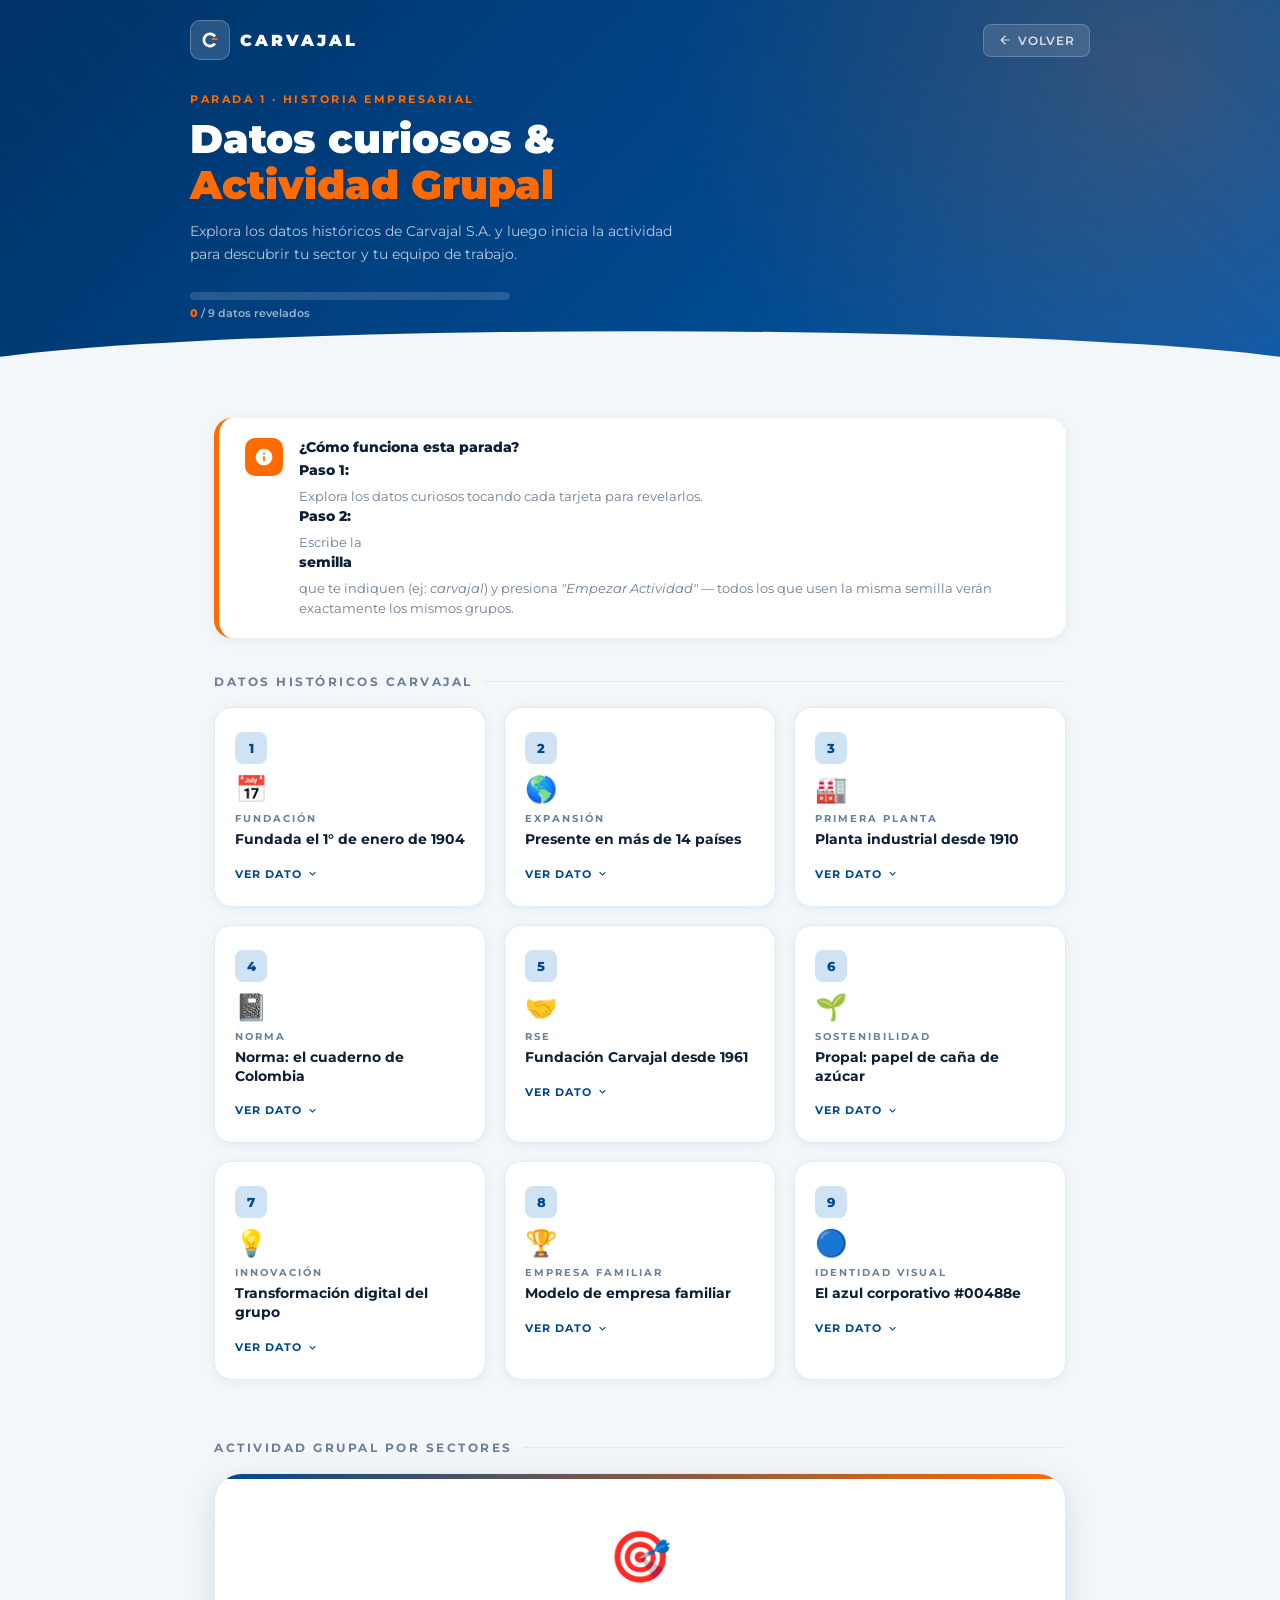
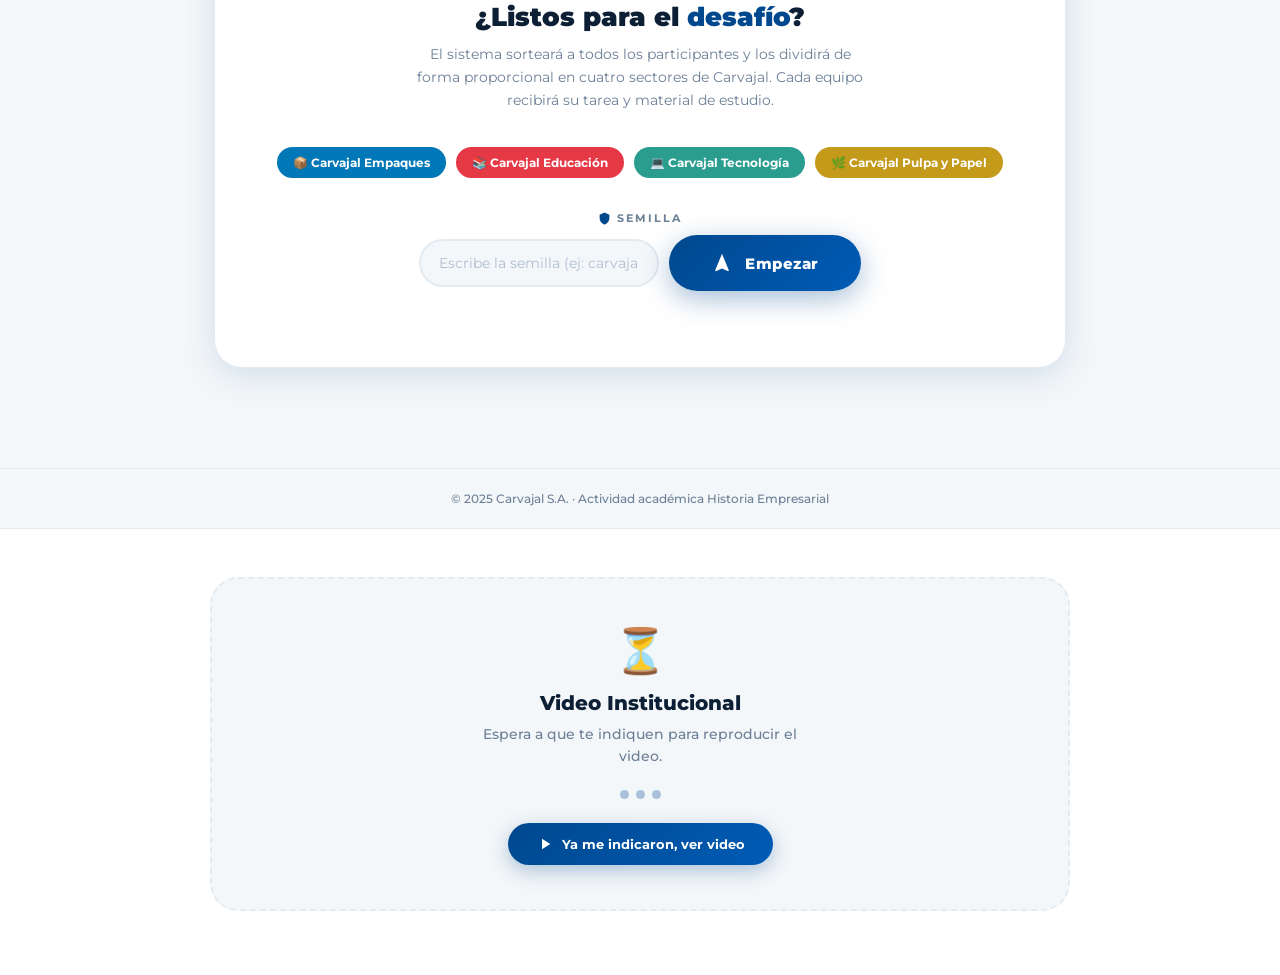
<file: pistas.html>
<!DOCTYPE html>
<html lang="es">
<head>
  <meta charset="UTF-8" />
  <meta name="viewport" content="width=device-width, initial-scale=1.0"/>
  <title>Historia Carvajal · Datos y Actividad</title>
  <link rel="preconnect" href="https://fonts.googleapis.com"/>
  <link rel="preconnect" href="https://fonts.gstatic.com" crossorigin/>
  <link href="https://fonts.googleapis.com/css2?family=Montserrat:wght@300;400;500;600;700;800;900&display=swap" rel="stylesheet"/>
  <style>
    /* ══════════════════════════════════════════
       TOKENS — misma paleta del proyecto
    ══════════════════════════════════════════ */
    :root {
      --azul:        #00488e;
      --azul-dark:   #003368;
      --azul-light:  #cfe3f5;
      --naranja:     #FF6B00;
      --gris-bg:     #f4f7f9;
      --gris-card:   #ffffff;
      --gris-line:   #e2eaf2;
      --gris-text:   #6b7f96;
      --text-dark:   #0d1f35;
      --text-body:   #2d4157;
      --shadow-sm:   0 2px 12px rgba(0,72,142,.08);
      --shadow-md:   0 8px 32px rgba(0,72,142,.14);
      --shadow-lg:   0 20px 60px rgba(0,72,142,.20);
      --radius-sm:   10px;
      --radius-md:   18px;
      --radius-lg:   28px;
      --font:        'Montserrat', sans-serif;
      --t:           0.35s cubic-bezier(.4,0,.2,1);
      /* colores sector */
      --c-empaques:   #0077b6;
      --c-educacion:  #e63946;
      --c-tecnologia: #2a9d8f;
      --c-papel:      #c49a1a;
    }

    *, *::before, *::after { box-sizing: border-box; margin: 0; padding: 0; }
    html { scroll-behavior: smooth; }
    body {
      font-family: var(--font);
      background: var(--gris-bg);
      color: var(--text-body);
      min-height: 100vh;
      -webkit-font-smoothing: antialiased;
    }

    /* ══════════════════════════════════════════
       HEADER
    ══════════════════════════════════════════ */
    .page-header {
      background: linear-gradient(135deg, var(--azul-dark) 0%, var(--azul) 60%, #005bb5 100%);
      padding: 0 24px;
      position: relative;
      overflow: hidden;
    }
    .page-header::after {
      content: '';
      position: absolute; bottom: -1px; left: 0; right: 0;
      height: 44px; background: var(--gris-bg);
      clip-path: ellipse(55% 100% at 50% 100%);
    }
    .page-header::before {
      content: ''; position: absolute; inset: 0;
      background:
        radial-gradient(circle at 90% 20%, rgba(255,107,0,.2) 0%, transparent 40%),
        repeating-linear-gradient(45deg, transparent, transparent 40px,
          rgba(255,255,255,.02) 40px, rgba(255,255,255,.02) 41px);
      pointer-events: none;
    }
    .header-inner {
      max-width: 900px; margin: 0 auto;
      padding: 20px 0 54px; position: relative; z-index: 1;
    }
    .header-nav {
      display: flex; align-items: center;
      justify-content: space-between; margin-bottom: 32px;
    }
    .header-logo { display: flex; align-items: center; gap: 10px; text-decoration: none; }
    .header-logo-mark {
      width: 40px; height: 40px;
      background: rgba(255,255,255,.15); border-radius: 10px;
      display: flex; align-items: center; justify-content: center;
      border: 1px solid rgba(255,255,255,.25);
    }
    .header-logo-mark svg { width: 24px; height: 24px; }
    .header-logo span { font-size: 16px; font-weight: 900; letter-spacing: 3px; color: white; }
    .btn-back {
      display: inline-flex; align-items: center; gap: 6px;
      color: rgba(255,255,255,.8); font-size: 12px; font-weight: 600;
      letter-spacing: 1px; text-transform: uppercase;
      text-decoration: none;
      background: rgba(255,255,255,.12);
      border: 1px solid rgba(255,255,255,.2);
      border-radius: 8px; padding: 8px 14px;
      transition: background var(--t), color var(--t);
    }
    .btn-back:hover { background: rgba(255,255,255,.22); color: white; }
    .btn-back svg { width: 14px; height: 14px; fill: currentColor; }
    .header-eyebrow {
      font-size: 11px; font-weight: 700; letter-spacing: 2.5px;
      text-transform: uppercase; color: var(--naranja); margin-bottom: 10px;
    }
    .header-title {
      font-size: clamp(26px, 5vw, 40px); font-weight: 900;
      color: white; line-height: 1.15; margin-bottom: 12px;
    }
    .header-title em { font-style: normal; color: var(--naranja); }
    .header-sub {
      font-size: 14px; color: rgba(255,255,255,.72);
      font-weight: 400; max-width: 500px; line-height: 1.65;
    }
    .progress-bar-wrap {
      margin-top: 26px; background: rgba(255,255,255,.15);
      border-radius: 8px; height: 8px; overflow: hidden; max-width: 320px;
    }
    .progress-bar-fill {
      height: 100%; background: linear-gradient(90deg, var(--naranja), #ffb347);
      border-radius: 8px; width: 0%;
      transition: width 0.9s cubic-bezier(.4,0,.2,1);
    }
    .progress-label { font-size: 11px; color: rgba(255,255,255,.6); margin-top: 6px; font-weight: 600; }
    #progressCount { color: var(--naranja); font-weight: 800; }

    /* ══════════════════════════════════════════
       MAIN
    ══════════════════════════════════════════ */
    .page-main { max-width: 900px; margin: 0 auto; padding: 44px 24px 100px; }

    .instructions-band {
      background: white; border-radius: var(--radius-md);
      padding: 20px 26px; display: flex; gap: 16px; align-items: flex-start;
      margin-bottom: 36px; border-left: 5px solid var(--naranja); box-shadow: var(--shadow-sm);
    }
    .instructions-icon {
      width: 38px; height: 38px; flex-shrink: 0;
      background: var(--naranja); border-radius: 10px;
      display: flex; align-items: center; justify-content: center;
    }
    .instructions-icon svg { width: 20px; height: 20px; fill: white; }
    .instructions-text strong {
      display: block; font-size: 14px; font-weight: 800; color: var(--text-dark); margin-bottom: 4px;
    }
    .instructions-text p { font-size: 13px; color: var(--gris-text); line-height: 1.55; }

    .section-label {
      font-size: 12px; font-weight: 700; letter-spacing: 2.5px; text-transform: uppercase;
      color: var(--gris-text); margin-bottom: 18px;
      display: flex; align-items: center; gap: 10px;
    }
    .section-label::after { content: ''; flex: 1; height: 1px; background: var(--gris-line); }

    /* ══════════════════════════════════════════
       GRID DATOS CURIOSOS
    ══════════════════════════════════════════ */
    .tips-grid {
      display: grid;
      grid-template-columns: repeat(auto-fill, minmax(255px, 1fr));
      gap: 18px; margin-bottom: 60px;
    }
    .tip-card {
      background: var(--gris-card); border-radius: var(--radius-md);
      padding: 24px 20px; box-shadow: var(--shadow-sm);
      border: 1.5px solid var(--gris-line); cursor: pointer;
      transition: transform var(--t), box-shadow var(--t), border-color var(--t);
      position: relative; overflow: hidden;
      opacity: 0; transform: translateY(20px);
      animation: cardIn 0.5s ease forwards;
    }
    .tip-card:hover { transform: translateY(-4px) scale(1.01); box-shadow: var(--shadow-md); border-color: var(--azul-light); }
    .tip-card.revealed { border-color: var(--azul); background: linear-gradient(135deg, white 80%, #f0f7ff 100%); }
    .tip-card.revealed::before {
      content: ''; position: absolute; top: 0; left: 0; right: 0; height: 4px;
      background: linear-gradient(90deg, var(--azul), var(--naranja));
    }
    @keyframes cardIn { to { opacity: 1; transform: translateY(0); } }
    .tip-number {
      display: inline-flex; align-items: center; justify-content: center;
      width: 32px; height: 32px; background: var(--azul-light); border-radius: 8px;
      font-size: 13px; font-weight: 800; color: var(--azul); margin-bottom: 12px;
    }
    .tip-card.revealed .tip-number { background: var(--azul); color: white; }
    .tip-emoji { font-size: 26px; display: block; margin-bottom: 10px; line-height: 1; }
    .tip-label {
      font-size: 10px; font-weight: 700; letter-spacing: 2px; text-transform: uppercase;
      color: var(--gris-text); margin-bottom: 5px;
    }
    .tip-card.revealed .tip-label { color: var(--naranja); }
    .tip-content { font-size: 14px; font-weight: 700; color: var(--text-dark); line-height: 1.35; margin-bottom: 8px; }
    .tip-detail { font-size: 12px; font-weight: 400; color: var(--gris-text); line-height: 1.6; display: none; }
    .tip-card.revealed .tip-detail { display: block; }
    .tip-toggle {
      display: inline-flex; align-items: center; gap: 4px;
      font-size: 11px; font-weight: 700; letter-spacing: 1px; text-transform: uppercase;
      color: var(--azul); margin-top: 10px;
    }
    .tip-toggle svg { width: 13px; height: 13px; fill: var(--azul); transition: transform var(--t); }
    .tip-card.revealed .tip-toggle svg { transform: rotate(180deg); }

    /* ══════════════════════════════════════════
       LANZADOR DE ACTIVIDAD
    ══════════════════════════════════════════ */
    .activity-launch {
      background: white; border-radius: var(--radius-lg);
      padding: 52px 36px; text-align: center;
      box-shadow: var(--shadow-md); border: 1px solid var(--gris-line);
      position: relative; overflow: hidden;
    }
    .activity-launch::before {
      content: ''; position: absolute; top: 0; left: 0; right: 0; height: 5px;
      background: linear-gradient(90deg, var(--azul), var(--naranja));
    }
    .launch-icon { font-size: 50px; display: block; margin-bottom: 14px; }
    .launch-title { font-size: 26px; font-weight: 900; color: var(--text-dark); margin-bottom: 10px; }
    .launch-title span { color: var(--azul); }
    .launch-sub {
      font-size: 14px; color: var(--gris-text);
      max-width: 460px; margin: 0 auto 34px; line-height: 1.65;
    }

    /* Sectores preview */
    .sectors-preview {
      display: flex; flex-wrap: wrap; justify-content: center; gap: 10px;
      margin-bottom: 32px;
    }
    .sector-chip {
      display: inline-flex; align-items: center; gap: 7px;
      padding: 8px 16px; border-radius: 50px;
      font-size: 12px; font-weight: 700; color: white;
    }

    .btn-launch {
      display: inline-flex; align-items: center; gap: 12px;
      padding: 17px 42px;
      background: linear-gradient(135deg, var(--azul), #005bb5);
      color: white; border: none; border-radius: 50px;
      font-family: var(--font); font-size: 15px; font-weight: 800; letter-spacing: .5px;
      cursor: pointer;
      box-shadow: 0 8px 28px rgba(0,72,142,.35);
      transition: transform var(--t), box-shadow var(--t);
      animation: launchPulse 2.8s ease-in-out infinite;
    }
    .btn-launch:hover { transform: scale(1.05); box-shadow: 0 12px 36px rgba(0,72,142,.5); animation: none; }
    .btn-launch svg { width: 22px; height: 22px; fill: white; }
    @keyframes launchPulse {
      0%,100% { box-shadow: 0 8px 28px rgba(0,72,142,.35); }
      50%      { box-shadow: 0 8px 44px rgba(0,72,142,.6), 0 0 0 10px rgba(0,72,142,.07); }
    }

    /* ══════════════════════════════════════════
       MODAL
    ══════════════════════════════════════════ */
    .modal-overlay {
      position: fixed; inset: 0; z-index: 1000;
      background: rgba(3,15,35,.8); backdrop-filter: blur(6px);
      display: flex; align-items: center; justify-content: center; padding: 20px;
      opacity: 0; pointer-events: none;
      transition: opacity 0.4s ease;
    }
    .modal-overlay.visible { opacity: 1; pointer-events: all; }
    .modal-box {
      background: white; border-radius: var(--radius-lg);
      width: 100%; max-width: 700px; max-height: 90vh;
      overflow-y: auto; box-shadow: var(--shadow-lg);
      transform: translateY(30px) scale(.97);
      transition: transform 0.45s cubic-bezier(.34,1.56,.64,1);
      position: relative;
    }
    .modal-overlay.visible .modal-box { transform: translateY(0) scale(1); }

    .modal-phase { display: none; }
    .modal-phase.active { display: block; }

    /* Fase sorting */
    .sorting-phase { padding: 56px 36px; text-align: center; }
    .sorting-spinner {
      width: 88px; height: 88px;
      border: 5px solid var(--gris-line); border-top-color: var(--azul);
      border-radius: 50%; margin: 0 auto 28px;
      animation: spin 0.65s linear infinite;
    }
    @keyframes spin { to { transform: rotate(360deg); } }
    .sorting-title { font-size: 22px; font-weight: 900; color: var(--text-dark); margin-bottom: 10px; }
    .sorting-sub { font-size: 13px; color: var(--gris-text); margin-bottom: 18px; }
    .names-ticker {
      font-size: 15px; font-weight: 700; color: var(--azul);
      min-height: 24px;
      animation: tickFade .12s ease-in-out infinite alternate;
    }
    @keyframes tickFade { from { opacity: .25; } to { opacity: 1; } }

    /* Fase resultados */
    .results-phase { padding: 34px 30px 38px; }
    .results-header { text-align: center; margin-bottom: 26px; }
    .results-trophy { font-size: 40px; display: block; margin-bottom: 8px; }
    .results-title { font-size: 24px; font-weight: 900; color: var(--text-dark); }
    .results-title span { color: var(--naranja); }
    .results-sub { font-size: 13px; color: var(--gris-text); margin-top: 6px; line-height: 1.5; }

    /* Tarea */
    .task-band {
      background: var(--gris-bg); border-radius: var(--radius-sm);
      border-left: 4px solid var(--naranja); padding: 14px 18px; margin-bottom: 22px;
    }
    .task-label {
      font-size: 10px; font-weight: 700; letter-spacing: 2px; text-transform: uppercase;
      color: var(--naranja); margin-bottom: 6px;
    }
    .task-text { font-size: 13px; color: var(--text-body); line-height: 1.6; font-weight: 500; }

    /* Grid grupos */
    .groups-grid {
      display: grid; grid-template-columns: repeat(auto-fill, minmax(270px, 1fr));
      gap: 14px; margin-bottom: 24px;
    }
    .group-card {
      border-radius: var(--radius-md); padding: 20px 18px;
      border: 2px solid; position: relative; overflow: hidden;
    }
    .group-card::before { content: ''; position: absolute; top: 0; left: 0; right: 0; height: 4px; }

    /* colores por sector */
    .group-card[data-s="empaques"]   { border-color: rgba(0,119,182,.25);  background: linear-gradient(135deg,#f0f8ff,#dbeafe); }
    .group-card[data-s="educacion"]  { border-color: rgba(230,57,70,.25);  background: linear-gradient(135deg,#fff5f5,#fee2e2); }
    .group-card[data-s="tecnologia"] { border-color: rgba(42,157,143,.25); background: linear-gradient(135deg,#f0fdf9,#ccfbf1); }
    .group-card[data-s="papel"]      { border-color: rgba(196,154,26,.3);  background: linear-gradient(135deg,#fffef0,#fef9c3); }

    .group-card[data-s="empaques"]::before   { background: var(--c-empaques); }
    .group-card[data-s="educacion"]::before  { background: var(--c-educacion); }
    .group-card[data-s="tecnologia"]::before { background: var(--c-tecnologia); }
    .group-card[data-s="papel"]::before      { background: var(--c-papel); }

    .group-head { display: flex; align-items: center; gap: 11px; margin-bottom: 14px; }
    .group-emoji {
      width: 42px; height: 42px; border-radius: 10px; flex-shrink: 0;
      display: flex; align-items: center; justify-content: center; font-size: 20px;
    }
    .group-card[data-s="empaques"]   .group-emoji { background: rgba(0,119,182,.1); }
    .group-card[data-s="educacion"]  .group-emoji { background: rgba(230,57,70,.1); }
    .group-card[data-s="tecnologia"] .group-emoji { background: rgba(42,157,143,.1); }
    .group-card[data-s="papel"]      .group-emoji { background: rgba(196,154,26,.1); }

    .group-nombre { font-size: 14px; font-weight: 800; color: var(--text-dark); line-height: 1.2; }
    .group-badge {
      font-size: 9px; font-weight: 700; letter-spacing: 1.5px;
      text-transform: uppercase; color: white;
      padding: 3px 8px; border-radius: 20px; display: inline-block; margin-top: 3px;
    }
    .group-card[data-s="empaques"]   .group-badge { background: var(--c-empaques); }
    .group-card[data-s="educacion"]  .group-badge { background: var(--c-educacion); }
    .group-card[data-s="tecnologia"] .group-badge { background: var(--c-tecnologia); }
    .group-card[data-s="papel"]      .group-badge { background: var(--c-papel); }

    .members-list { list-style: none; display: flex; flex-direction: column; gap: 6px; }
    .member-row { display: flex; align-items: center; gap: 8px; font-size: 13px; font-weight: 600; color: var(--text-body); }
    .member-dot { width: 7px; height: 7px; border-radius: 50%; flex-shrink: 0; }
    .group-card[data-s="empaques"]   .member-dot { background: var(--c-empaques); }
    .group-card[data-s="educacion"]  .member-dot { background: var(--c-educacion); }
    .group-card[data-s="tecnologia"] .member-dot { background: var(--c-tecnologia); }
    .group-card[data-s="papel"]      .member-dot { background: var(--c-papel); }

    /* Descarga única */
    .downloads-section { margin-bottom: 20px; text-align: center; }
    .downloads-label {
      font-size: 11px; font-weight: 700; letter-spacing: 2px; text-transform: uppercase;
      color: var(--gris-text); margin-bottom: 14px;
    }
    .btn-dl-unico {
      display: inline-flex; align-items: center; gap: 10px;
      padding: 14px 32px; border-radius: 50px;
      font-family: var(--font); font-size: 14px; font-weight: 800;
      letter-spacing: .3px; text-decoration: none;
      color: white;
      background: linear-gradient(135deg, var(--naranja), #e85a00);
      box-shadow: 0 6px 22px rgba(255,107,0,.38);
      transition: transform var(--t), box-shadow var(--t);
      animation: dlPulse 2.5s ease-in-out infinite;
    }
    .btn-dl-unico:hover {
      transform: translateY(-3px) scale(1.03);
      box-shadow: 0 10px 30px rgba(255,107,0,.5);
      animation: none;
    }
    .btn-dl-unico svg { width: 18px; height: 18px; fill: white; }
    @keyframes dlPulse {
      0%,100% { box-shadow: 0 6px 22px rgba(255,107,0,.38); }
      50%      { box-shadow: 0 6px 32px rgba(255,107,0,.62), 0 0 0 8px rgba(255,107,0,.08); }
    }

    .btn-cerrar {
      display: block; width: 100%; padding: 13px;
      background: var(--gris-bg); border: 1.5px solid var(--gris-line);
      border-radius: var(--radius-sm); font-family: var(--font);
      font-size: 13px; font-weight: 700; color: var(--gris-text);
      cursor: pointer; transition: background var(--t), color var(--t);
    }
    .btn-cerrar:hover { background: var(--gris-line); color: var(--text-dark); }

    /* ══════════════════════════════════════════
       FOOTER
    ══════════════════════════════════════════ */
    .page-footer {
      text-align: center; padding: 22px;
      font-size: 12px; color: var(--gris-text); font-weight: 500;
      border-top: 1px solid var(--gris-line);
    }

    /* Campo de semilla */
    .seed-wrap { margin-top: 0; }
    .seed-label {
      display: inline-flex; align-items: center; gap: 6px;
      font-size: 11px; font-weight: 700; letter-spacing: 2px; text-transform: uppercase;
      color: var(--gris-text); margin-bottom: 10px;
    }
    .seed-label svg { width: 13px; height: 13px; fill: var(--azul); }
    .seed-input-row {
      display: flex; gap: 10px; justify-content: center; flex-wrap: wrap;
      align-items: center; margin-bottom: 6px;
    }
    .seed-input {
      padding: 13px 18px;
      border: 2px solid var(--gris-line);
      border-radius: 50px;
      font-family: var(--font); font-size: 14px; font-weight: 600;
      color: var(--text-dark);
      background: var(--gris-bg);
      width: 240px; max-width: 100%;
      outline: none;
      text-align: center;
      letter-spacing: 1px;
      transition: border-color var(--t), box-shadow var(--t), background var(--t);
    }
    .seed-input:focus {
      border-color: var(--azul);
      background: white;
      box-shadow: 0 0 0 4px rgba(0,72,142,.1);
    }
    .seed-input::placeholder { color: #b0bed0; font-weight: 400; letter-spacing: 0; }
    .seed-hint {
      font-size: 12px; font-weight: 600; min-height: 18px;
      text-align: center; color: var(--gris-text);
    }

    /* ══════════════════════════════════════════
       RESPONSIVE
    ══════════════════════════════════════════ */
    @media (max-width: 600px) {
      .tips-grid { grid-template-columns: 1fr; }
      .groups-grid { grid-template-columns: 1fr; }
      .activity-launch { padding: 36px 20px; }
      .results-phase { padding: 24px 18px 28px; }
      .sorting-phase { padding: 40px 22px; }
      .page-main { padding: 28px 16px 60px; }
      .launch-title { font-size: 20px; }
      .seed-input-row { flex-direction: column; align-items: stretch; }
      .seed-input { width: 100%; }
      .btn-launch { width: 100%; justify-content: center; }
    }
    @media (max-width: 420px) { .btn-back span { display: none; } }

    /* ══════════════════════════════════════════
       SECCIÓN VIDEO
    ══════════════════════════════════════════ */
    .video-section-wrap {
      background: white;
      border-top: 1px solid var(--gris-line);
      padding: 48px 24px 64px;
    }
    .video-section-inner {
      max-width: 860px;
      margin: 0 auto;
    }
    .video-waiting {
      text-align: center;
      padding: 44px 24px;
      background: var(--gris-bg);
      border-radius: var(--radius-lg);
      border: 2px dashed var(--gris-line);
    }
    .video-waiting-icon {
      font-size: 44px; margin-bottom: 14px;
      animation: waitBob 2s ease-in-out infinite;
    }
    @keyframes waitBob {
      0%,100% { transform: translateY(0); }
      50%      { transform: translateY(-6px); }
    }
    .video-waiting-title {
      font-size: 20px; font-weight: 800;
      color: var(--text-dark); margin-bottom: 8px;
    }
    .video-waiting-msg {
      font-size: 14px; color: var(--gris-text);
      font-weight: 500; max-width: 360px;
      margin: 0 auto 22px; line-height: 1.6;
    }
    .video-waiting-dots {
      display: flex; justify-content: center; gap: 7px;
    }
    .video-waiting-dots span {
      width: 9px; height: 9px; border-radius: 50%;
      background: var(--azul); opacity: .3;
      animation: dotPulse 1.4s ease-in-out infinite;
    }
    .video-waiting-dots span:nth-child(2) { animation-delay: .2s; }
    .video-waiting-dots span:nth-child(3) { animation-delay: .4s; }
    @keyframes dotPulse {
      0%,80%,100% { opacity: .2; transform: scale(.85); }
      40%          { opacity: 1;  transform: scale(1.1); }
    }
    .btn-ver-video {
      display: inline-flex; align-items: center; gap: 8px;
      margin-top: 24px;
      padding: 12px 28px;
      background: linear-gradient(135deg, var(--azul), #005bb5);
      color: white; border: none; border-radius: 50px;
      font-family: var(--font); font-size: 13px; font-weight: 700;
      cursor: pointer;
      box-shadow: 0 6px 20px rgba(0,72,142,.3);
      transition: transform var(--t), box-shadow var(--t);
    }
    .btn-ver-video:hover { transform: scale(1.05); box-shadow: 0 8px 26px rgba(0,72,142,.45); }
    .btn-ver-video svg { width: 18px; height: 18px; fill: white; }
    .video-wrapper {
      position: relative; width: 100%;
      padding-bottom: 56.25%;
      border-radius: var(--radius-md);
      overflow: hidden; box-shadow: var(--shadow-md);
    }
    .video-wrapper iframe {
      position: absolute; inset: 0;
      width: 100%; height: 100%; border: none;
    }
  </style>
</head>
<body>

<!-- ══════════════════════════════════════
     HEADER
══════════════════════════════════════ -->
<header class="page-header">
  <div class="header-inner">
    <nav class="header-nav">
      <a href="index.html" class="header-logo">
        <div class="header-logo-mark">
          <svg viewBox="0 0 52 52" fill="none">
            <path d="M10 26C10 17.163 17.163 10 26 10C31.37 10 36.09 12.66 39.04 16.72L34.2 19.86C32.34 17.38 29.36 15.8 26 15.8C20.37 15.8 15.8 20.37 15.8 26C15.8 31.63 20.37 36.2 26 36.2C29.36 36.2 32.34 34.62 34.2 32.14L39.04 35.28C36.09 39.34 31.37 42 26 42C17.163 42 10 34.837 10 26Z" fill="white"/>
            <path d="M30 22H42V26H30V22Z" fill="#FF6B00"/>
          </svg>
        </div>
        <span>CARVAJAL</span>
      </a>
      <a href="index.html" class="btn-back">
        <svg viewBox="0 0 24 24"><path d="M20 11H7.83l5.59-5.59L12 4l-8 8 8 8 1.41-1.41L7.83 13H20v-2z"/></svg>
        <span>Volver</span>
      </a>
    </nav>

    <p class="header-eyebrow">Parada 1 · Historia Empresarial</p>
    <h1 class="header-title">Datos curiosos &<br/><em>Actividad Grupal</em></h1>
    <p class="header-sub">
      Explora los datos históricos de Carvajal S.A. y luego inicia la actividad
      para descubrir tu sector y tu equipo de trabajo.
    </p>
    <div class="progress-bar-wrap">
      <div class="progress-bar-fill" id="progressFill"></div>
    </div>
    <p class="progress-label">
      <span id="progressCount">0</span> / <span id="progressTotal">0</span> datos revelados
    </p>
  </div>
</header>

<!-- ══════════════════════════════════════
     MAIN
══════════════════════════════════════ -->
<main class="page-main">

  <!-- Instrucciones -->
  <div class="instructions-band">
    <div class="instructions-icon">
      <svg viewBox="0 0 24 24"><path d="M12 2C6.48 2 2 6.48 2 12s4.48 10 10 10 10-4.48 10-10S17.52 2 12 2zm1 15h-2v-6h2v6zm0-8h-2V7h2v2z"/></svg>
    </div>
    <div class="instructions-text">
      <strong>¿Cómo funciona esta parada?</strong>
      <p>
        <strong>Paso 1:</strong> Explora los datos curiosos tocando cada tarjeta para revelarlos.
        <strong>Paso 2:</strong> Escribe la <strong>semilla</strong> que te indiquen (ej: <em>carvajal</em>) y
        presiona <em>"Empezar Actividad"</em> — todos los que usen la misma semilla verán exactamente los mismos grupos.
      </p>
    </div>
  </div>

  <!-- SECCIÓN 1: Datos curiosos -->
  <p class="section-label">Datos Históricos Carvajal</p>
  <div class="tips-grid" id="tipsGrid"><!-- JS --></div>

  <!-- SECCIÓN 2: Lanzar actividad -->
  <p class="section-label">Actividad Grupal por Sectores</p>
  <div class="activity-launch">
    <span class="launch-icon">🎯</span>
    <h2 class="launch-title">¿Listos para el <span>desafío</span>?</h2>
    <p class="launch-sub">
      El sistema sorteará a todos los participantes y los dividirá de forma proporcional
      en cuatro sectores de Carvajal. Cada equipo recibirá su tarea y material de estudio.
    </p>

    <!-- Chips de los 4 sectores -->
    <div class="sectors-preview" id="sectorsPreview"><!-- JS --></div>

    <!-- Campo de semilla -->
    <div class="seed-wrap">
      <label class="seed-label" for="inputSemilla">
        <svg viewBox="0 0 24 24"><path d="M12 1L3 5v6c0 5.55 3.84 10.74 9 12 5.16-1.26 9-6.45 9-12V5l-9-4z"/></svg>
        Semilla
      </label>
      <div class="seed-input-row">
        <input type="text" id="inputSemilla" class="seed-input"
               placeholder="Escribe la semilla (ej: carvajal)"
               autocomplete="off" spellcheck="false" />
        <button class="btn-launch" id="btnLanzar">
          <svg viewBox="0 0 24 24"><path d="M12 2L4.5 20.29l.71.71L12 18l6.79 3 .71-.71z"/></svg>
          Empezar
        </button>
      </div>
      <p class="seed-hint" id="seedHint"></p>
    </div>
  </div>

</main>

<footer class="page-footer">
  <p>© 2025 Carvajal S.A. · Actividad académica Historia Empresarial</p>
</footer>

<!-- ══════════════════════════════════════
     SECCIÓN VIDEO YOUTUBE
══════════════════════════════════════ -->
<section class="video-section-wrap">
  <div class="video-section-inner">

    <!-- Estado: esperando instrucción -->
    <div class="video-waiting" id="videoWaiting">
      <div class="video-waiting-icon">⏳</div>
      <h3 class="video-waiting-title">Video Institucional</h3>
      <p class="video-waiting-msg">Espera a que te indiquen para reproducir el video.</p>
      <div class="video-waiting-dots">
        <span></span><span></span><span></span>
      </div>
      <button id="btnVerVideo" class="btn-ver-video">
        <svg viewBox="0 0 24 24"><path d="M8 5v14l11-7z"/></svg>
        Ya me indicaron, ver video
      </button>
    </div>

    <!-- Reproductor (oculto hasta activar) -->
    <div class="video-player-wrap" id="videoPlayerWrap" style="display:none;">
      <p class="section-label" style="margin-bottom:16px;">📺 Video Institucional</p>
      <div class="video-wrapper">
        <iframe
          id="videoIframe"
          src=""
          title="Video Carvajal S.A."
          frameborder="0"
          allow="accelerometer; autoplay; clipboard-write; encrypted-media; gyroscope; picture-in-picture"
          allowfullscreen>
        </iframe>
      </div>
    </div>

  </div>
</section>

<!-- ══════════════════════════════════════
     MODAL DE SORTEO
══════════════════════════════════════ -->
<div class="modal-overlay" id="modalOverlay">
  <div class="modal-box">

    <!-- Fase A: Animación -->
    <div class="modal-phase active sorting-phase" id="phaseSorting">
      <div class="sorting-spinner"></div>
      <p class="sorting-title">Asignando sectores...</p>
      <p class="sorting-sub">Mezclando participantes aleatoriamente</p>
      <p class="names-ticker" id="namesTicker">···</p>
    </div>

    <!-- Fase B: Resultados -->
    <div class="modal-phase results-phase" id="phaseResults">
      <div class="results-header">
        <span class="results-trophy">🏆</span>
        <h2 class="results-title">¡Grupos <span>Asignados!</span></h2>
        <p class="results-sub">
          Busca tu nombre, conoce a tus compañeros y descarga el material de tu sector.
        </p>
      </div>

      <div class="task-band">
        <p class="task-label">📋 Tarea para todos los grupos</p>
        <p class="task-text" id="tareaTexto"></p>
      </div>

      <div class="groups-grid" id="groupsGrid"><!-- JS --></div>

      <div class="downloads-section">
        <p class="downloads-label">📁 Material de estudio — Historia Empresarial</p>
        <a id="btnDescarga" class="btn-dl-unico"
           href="https://drive.google.com/drive/folders/1if2NWkbJ3wYDaptyV5B90xhpa-WjJoYD?usp=sharing"
           target="_blank" rel="noopener noreferrer">
          <svg viewBox="0 0 24 24"><path d="M19 9h-4V3H9v6H5l7 7 7-7zM5 18v2h14v-2H5z"/></svg>
          Ver materiales en Google Drive
        </a>
      </div>

      <button class="btn-cerrar" id="btnCerrar">Cerrar</button>
    </div>

  </div>
</div>

<!-- ══════════════════════════════════════
     JAVASCRIPT
══════════════════════════════════════ -->
<script>
'use strict';

/* ════════════════════════════════════════════════════
   ╔══════════════════════════════════════════════╗
   ║  ZONA DE CONFIGURACIÓN — EDITAR ANTES        ║
   ║  DE CADA CLASE                               ║
   ╚══════════════════════════════════════════════╝
════════════════════════════════════════════════════ */


const PARTICIPANTES = [  
  'Viviana Ocampo',
  'Mariana Contreras',
  'Manuela Alvarez',
  'Silvana Casanova',
  'Leidy Henao',
  'Laura Gil',
  'Andra Marulanda',
  'Leidy Fernández',
  'José David Calle',
  'Camila Arcila',
  'Luna Rodríguez',
  'Juliana Villamil',
  'Alejandro Bedoya',
  'Federico Caicedo',
  'Angie Rodriguez',
  'Juan Gil Antía',
  'Alisson Osorio',
  'Brandon Bernal'
  /* ← Puedes agregar hasta ~40 nombres aquí */
];

/**
 * 2. TAREA DE LA ACTIVIDAD
 * Este texto aparece en el modal para todos los grupos.
 * Cámbialo según la dinámica del día.
 */
const TAREA =
  'Con tu equipo, construye una LÍNEA DE TIEMPO visual del sector asignado: ' +
  'identifica al menos 5 hitos clave desde la fundación de Carvajal hasta hoy. ' +
  'Usa el material de estudio como fuente. Tendrán 20 minutos para exponer.';

/**
 * 3. LINK DEL MATERIAL (carpeta de Google Drive)
 * Al hacer clic se abre en una nueva pestaña.
 */
const MATERIAL_PDF = 'https://drive.google.com/drive/folders/1if2NWkbJ3wYDaptyV5B90xhpa-WjJoYD?usp=sharing';

/* ════════════════════════════════════════════════
   DEFINICIÓN DE SECTORES (no editar)
════════════════════════════════════════════════ */
const SECTORES = [
  { id: 'empaques',   nombre: 'Carvajal Empaques',    emoji: '📦', desc: 'Empaques para consumo masivo'         },
  { id: 'educacion',  nombre: 'Carvajal Educación',   emoji: '📚', desc: 'Norma y portafolio educativo'         },
  { id: 'tecnologia', nombre: 'Carvajal Tecnología',  emoji: '💻', desc: 'Soluciones digitales empresariales'   },
  { id: 'papel',      nombre: 'Carvajal Pulpa y Papel',emoji: '🌿', desc: 'Producción sostenible Propal'         }
];

/* ════════════════════════════════════════════════
   DATOS CURIOSOS
════════════════════════════════════════════════ */
const DATOS_CURIOSOS = [
  { emoji:'📅', label:'Fundación',       titulo:'Fundada el 1° de enero de 1904',
    detalle:'Manuel Carvajal Valencia y Jorge Zawadzky fundaron la empresa en Cali con una sola prensa tipográfica, eligiendo el primer día del siglo XX como símbolo de un nuevo comienzo.' },
  { emoji:'🌎', label:'Expansión',       titulo:'Presente en más de 14 países',
    detalle:'Carvajal opera en Colombia, México, Ecuador, Perú, Venezuela, Chile, Argentina, Costa Rica, Guatemala, Honduras, El Salvador, Panamá, República Dominicana y EE.UU.' },
  { emoji:'🏭', label:'Primera planta',  titulo:'Planta industrial desde 1910',
    detalle:'Apenas seis años después de su fundación, Carvajal ya contaba con su primera planta industrial moderna en Cali, marcando su salto de imprenta artesanal a empresa manufacturera.' },
  { emoji:'📓', label:'Norma',           titulo:'Norma: el cuaderno de Colombia',
    detalle:'La marca Norma se convirtió en el cuaderno más usado en colegios colombianos por décadas. Millones de estudiantes latinoamericanos crecieron con sus productos entre las manos.' },
  { emoji:'🤝', label:'RSE',             titulo:'Fundación Carvajal desde 1961',
    detalle:'Creada en 1961, la Fundación Carvajal ha transformado el oriente de Cali con programas de educación, microempresa y vivienda. Es un modelo de RSE referente en América Latina.' },
  { emoji:'🌱', label:'Sostenibilidad',  titulo:'Propal: papel de caña de azúcar',
    detalle:'Carvajal Pulpa y Papel (Propal) produce papel a partir de caña de azúcar, un proceso más sostenible que el de madera. Es una de las pocas plantas de este tipo en el mundo.' },
  { emoji:'💡', label:'Innovación',      titulo:'Transformación digital del grupo',
    detalle:'En el siglo XXI, Carvajal migró sus soluciones de directorios, empaques y educación a plataformas digitales, demostrando una capacidad de reinvención constante a lo largo de 120 años.' },
  { emoji:'🏆', label:'Empresa familiar', titulo:'Modelo de empresa familiar',
    detalle:'Carvajal ha sido estudiado en escuelas de negocios como referente de empresa familiar exitosa, reconocido por su gobierno corporativo, longevidad y compromiso social.' },
  { emoji:'🔵', label:'Identidad visual', titulo:'El azul corporativo #00488e',
    detalle:'El azul de Carvajal lleva décadas representando confianza y solidez. Es uno de los colores corporativos más reconocidos en Colombia y está presente en todos sus productos.' }
];

/* ════════════════════════════════════════════════
   GENERADOR DE NÚMEROS PSEUDOALEATORIOS CON SEMILLA
   Basado en hash de string → función sin repetición.
   La MISMA semilla siempre produce EL MISMO resultado.
════════════════════════════════════════════════ */
function crearRandom(semilla) {
  // Convertir semilla a número hash
  let h = 0;
  for (let i = 0; i < semilla.length; i++) {
    h = Math.imul(31, h) + semilla.charCodeAt(i) | 0;
  }
  // Devuelve función que genera float [0,1) reproducible
  return function() {
    h = Math.imul(h ^ (h >>> 16), 0x45d9f3b) | 0;
    h = Math.imul(h ^ (h >>> 16), 0x45d9f3b) | 0;
    h ^= h >>> 16;
    return (h >>> 0) / 0xFFFFFFFF;
  };
}

/* ════════════════════════════════════════════════
   ALGORITMO DE SORTEO PROPORCIONAL CON SEMILLA
   Fisher-Yates con rng semillado.
   Diferencia máxima entre grupos: 1 persona.
════════════════════════════════════════════════ */
function sortearGrupos(lista, semilla) {
  const rng = crearRandom(semilla.trim().toLowerCase());

  // Fisher-Yates con rng semillado
  const arr = [...lista];
  for (let i = arr.length - 1; i > 0; i--) {
    const j = Math.floor(rng() * (i + 1));
    [arr[i], arr[j]] = [arr[j], arr[i]];
  }

  const n      = arr.length;
  const base   = Math.floor(n / 4);
  const extras = n % 4;

  const grupos = [];
  let cursor = 0;
  for (let g = 0; g < 4; g++) {
    const tam = base + (g < extras ? 1 : 0);
    grupos.push({
      sector:   SECTORES[g],
      miembros: arr.slice(cursor, cursor + tam)
    });
    cursor += tam;
  }
  return grupos;
}

/* ════════════════════════════════════════════════
   RENDER: DATOS CURIOSOS
════════════════════════════════════════════════ */
let reveladas = 0;

function actualizarProgreso() {
  const total = DATOS_CURIOSOS.length;
  document.getElementById('progressFill').style.width = (reveladas / total * 100) + '%';
  document.getElementById('progressCount').textContent = reveladas;
  document.getElementById('progressTotal').textContent = total;
}

function crearTarjeta(dato, idx) {
  const card = document.createElement('div');
  card.className = 'tip-card';
  card.style.animationDelay = `${idx * 0.07}s`;
  card.innerHTML = `
    <div class="tip-number">${idx + 1}</div>
    <span class="tip-emoji">${dato.emoji}</span>
    <p class="tip-label">${dato.label}</p>
    <p class="tip-content">${dato.titulo}</p>
    <p class="tip-detail">${dato.detalle}</p>
    <span class="tip-toggle">Ver dato
      <svg viewBox="0 0 24 24"><path d="M7.41 8.59L12 13.17l4.59-4.58L18 10l-6 6-6-6 1.41-1.41z"/></svg>
    </span>`;
  card.addEventListener('click', () => {
    const era = card.classList.contains('revealed');
    card.classList.toggle('revealed');
    card.querySelector('.tip-toggle').firstChild.textContent = era ? 'Ver dato ' : 'Ocultar ';
    reveladas += era ? -1 : 1;
    actualizarProgreso();
  });
  return card;
}

/* ════════════════════════════════════════════════
   RENDER: SECTORES PREVIEW CHIPS
════════════════════════════════════════════════ */
function renderSectorsPreview() {
  const colors = { empaques:'#0077b6', educacion:'#e63946', tecnologia:'#2a9d8f', papel:'#c49a1a' };
  const wrap = document.getElementById('sectorsPreview');
  SECTORES.forEach(s => {
    const chip = document.createElement('span');
    chip.className = 'sector-chip';
    chip.style.background = colors[s.id];
    chip.innerHTML = `${s.emoji} ${s.nombre}`;
    wrap.appendChild(chip);
  });
}

/* ════════════════════════════════════════════════
   RENDER: RESULTADO DEL SORTEO
════════════════════════════════════════════════ */
function renderResultados(grupos, semilla) {
  // Tarea
  document.getElementById('tareaTexto').textContent = TAREA;

  // Mostrar semilla usada en el subtítulo
  document.querySelector('#phaseResults .results-sub').innerHTML =
    `Semilla usada: <strong style="color:var(--azul)">"${semilla}"</strong> —
     todos con la misma semilla verán estos grupos.
     Busca tu nombre y descarga el material.`;

  // Tarjetas de grupos
  const grid = document.getElementById('groupsGrid');
  grid.innerHTML = '';
  grupos.forEach(g => {
    const s = g.sector;
    const miembrosHTML = g.miembros
      .map(m => `<li class="member-row"><span class="member-dot"></span>${m}</li>`)
      .join('');
    const card = document.createElement('div');
    card.className = 'group-card';
    card.setAttribute('data-s', s.id);
    card.innerHTML = `
      <div class="group-head">
        <div class="group-emoji">${s.emoji}</div>
        <div>
          <p class="group-nombre">${s.nombre}</p>
          <span class="group-badge">${g.miembros.length} integrantes</span>
        </div>
      </div>
      <ul class="members-list">${miembrosHTML}</ul>`;
    grid.appendChild(card);
  });

  // Actualizar href del botón único de descarga
  document.getElementById('btnDescarga').href = MATERIAL_PDF;
}

/* ════════════════════════════════════════════════
   FLUJO DE SORTEO CON ANIMACIÓN
════════════════════════════════════════════════ */
function iniciarSorteo() {
  const inputSemilla = document.getElementById('inputSemilla');
  const hint         = document.getElementById('seedHint');
  const semilla      = inputSemilla.value.trim();

  // Validar que haya semilla
  if (!semilla) {
    hint.textContent = '⚠️ Escribe la semilla antes de continuar.';
    hint.style.color = '#d93025';
    inputSemilla.focus();
    return;
  }
  hint.textContent = '';

  // Abrir modal → fase animación
  document.getElementById('phaseSorting').classList.add('active');
  document.getElementById('phaseResults').classList.remove('active');
  document.getElementById('modalOverlay').classList.add('visible');

  // Actualizar subtítulo de la fase de animación con la semilla
  document.querySelector('.sorting-sub').textContent =
    `Semilla: "${semilla}" — calculando grupos...`;

  // Ticker visual de nombres (solo efecto, usa Math.random para variedad visual)
  const ticker = document.getElementById('namesTicker');
  let t = setInterval(() => {
    ticker.textContent = PARTICIPANTES[Math.floor(Math.random() * PARTICIPANTES.length)];
  }, 110);

  // Después de 2.8s → calcular grupos con semilla y mostrar
  setTimeout(() => {
    clearInterval(t);
    const grupos = sortearGrupos(PARTICIPANTES, semilla);
    renderResultados(grupos, semilla);
    document.getElementById('phaseSorting').classList.remove('active');
    document.getElementById('phaseResults').classList.add('active');
    document.querySelector('.modal-box').scrollTop = 0;
  }, 2800);
}

/* ════════════════════════════════════════════════
   INICIALIZACIÓN
════════════════════════════════════════════════ */
document.addEventListener('DOMContentLoaded', () => {

  // Datos curiosos
  const grid = document.getElementById('tipsGrid');
  DATOS_CURIOSOS.forEach((d, i) => grid.appendChild(crearTarjeta(d, i)));
  actualizarProgreso();

  // Sector chips
  renderSectorsPreview();

  // Video: revelar reproductor al hacer clic
  document.getElementById('btnVerVideo').addEventListener('click', () => {
    document.getElementById('videoIframe').src =
      `https://www.youtube.com/embed/${VIDEO_YOUTUBE_ID}?autoplay=1`;
    document.getElementById('videoWaiting').style.display    = 'none';
    document.getElementById('videoPlayerWrap').style.display = 'block';
    document.getElementById('videoPlayerWrap').scrollIntoView({ behavior: 'smooth' });
  });

  // Botón lanzar + Enter en el input
  document.getElementById('btnLanzar').addEventListener('click', iniciarSorteo);
  document.getElementById('inputSemilla').addEventListener('keydown', e => {
    if (e.key === 'Enter') iniciarSorteo();
  });
  // Limpiar hint al escribir
  document.getElementById('inputSemilla').addEventListener('input', () => {
    document.getElementById('seedHint').textContent = '';
  });

  // Cerrar modal
  document.getElementById('btnCerrar').addEventListener('click', () => {
    document.getElementById('modalOverlay').classList.remove('visible');
  });
  document.getElementById('modalOverlay').addEventListener('click', function(e) {
    if (e.target === this) this.classList.remove('visible');
  });

});
</script>
</body>
</html>
</file>
